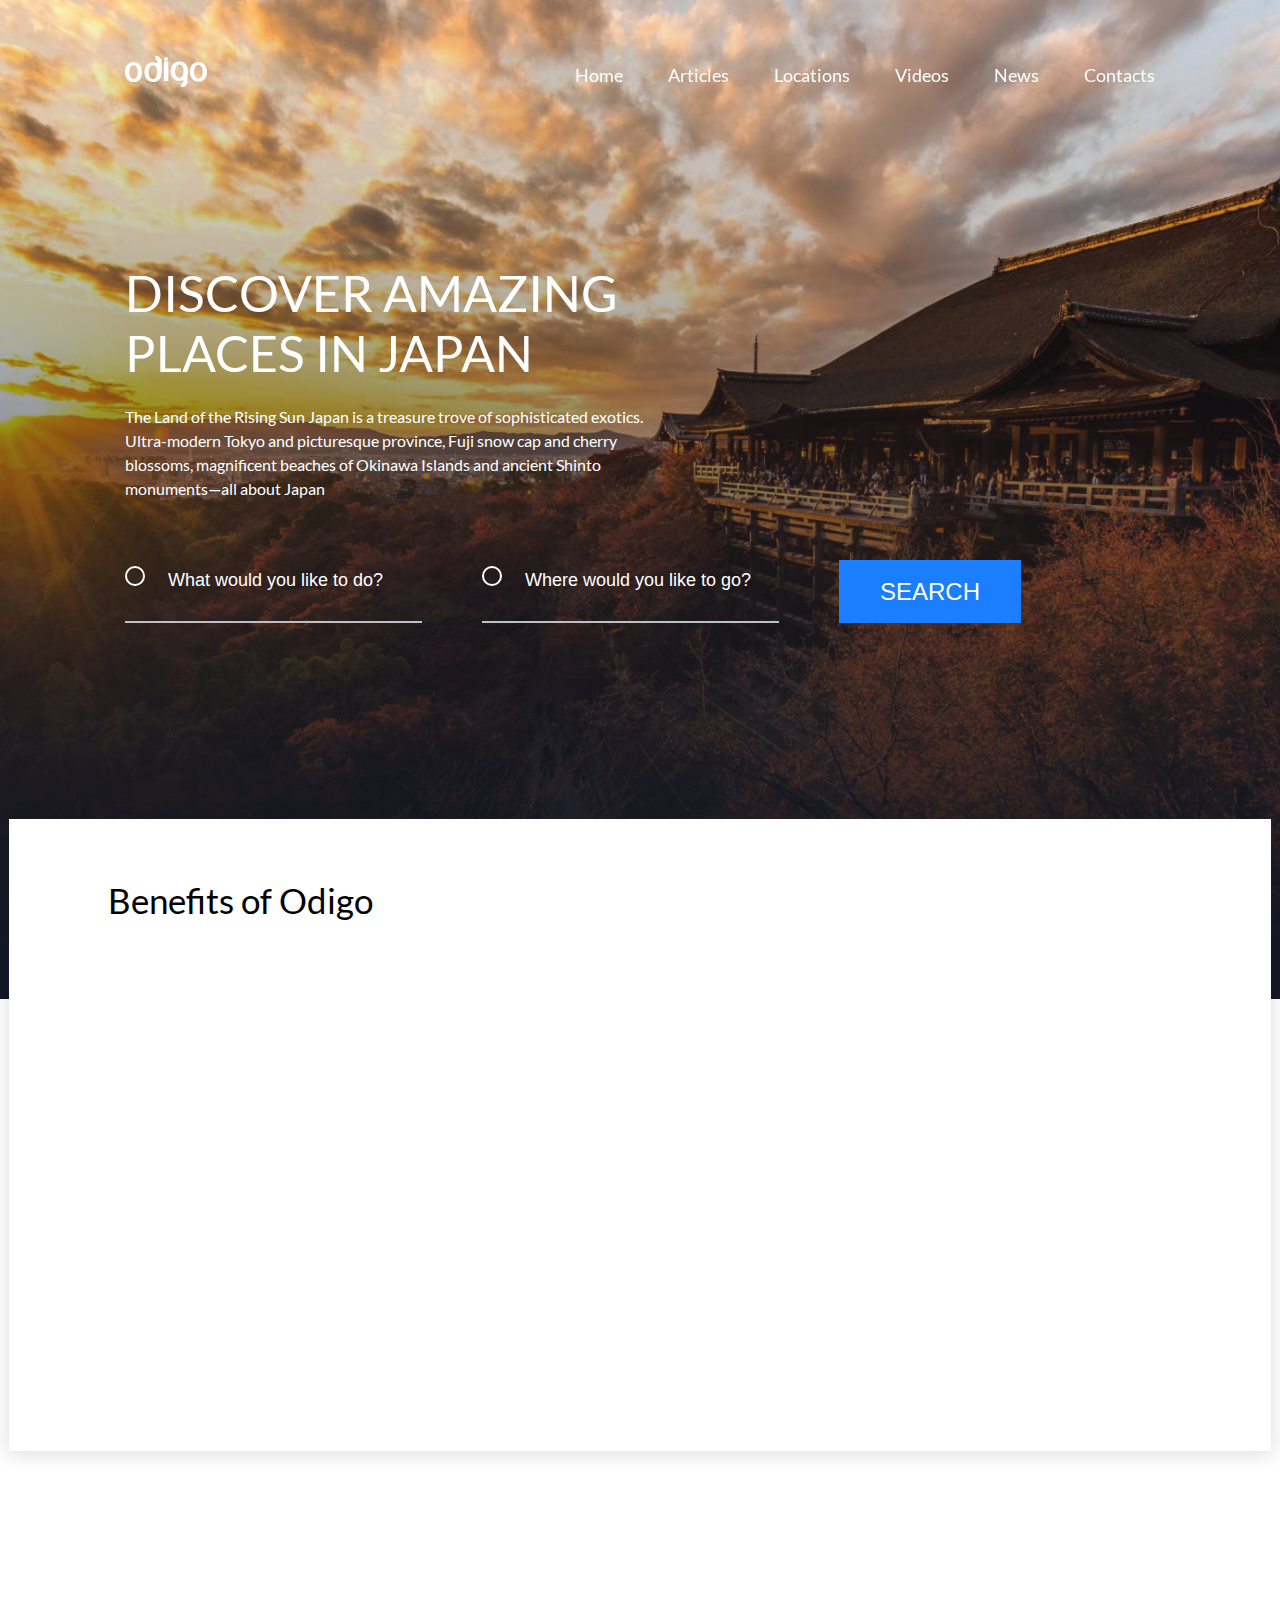
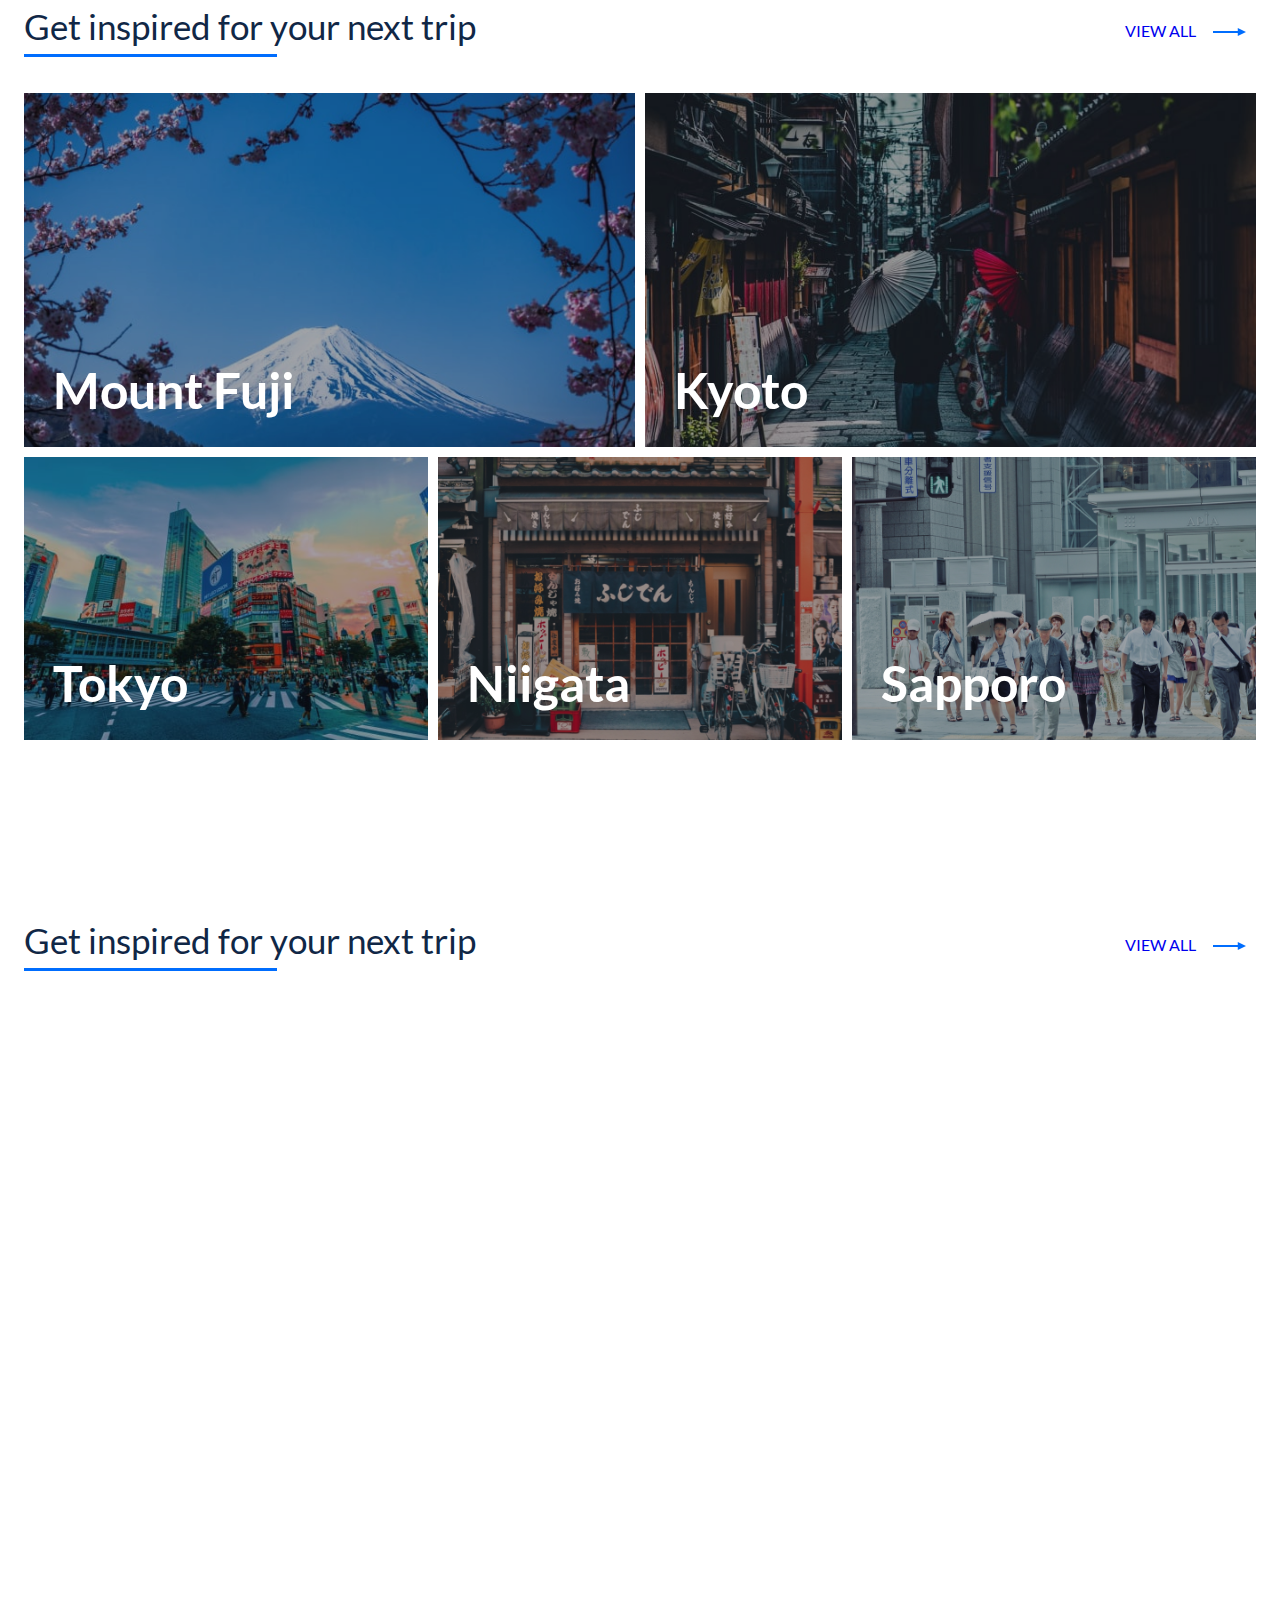
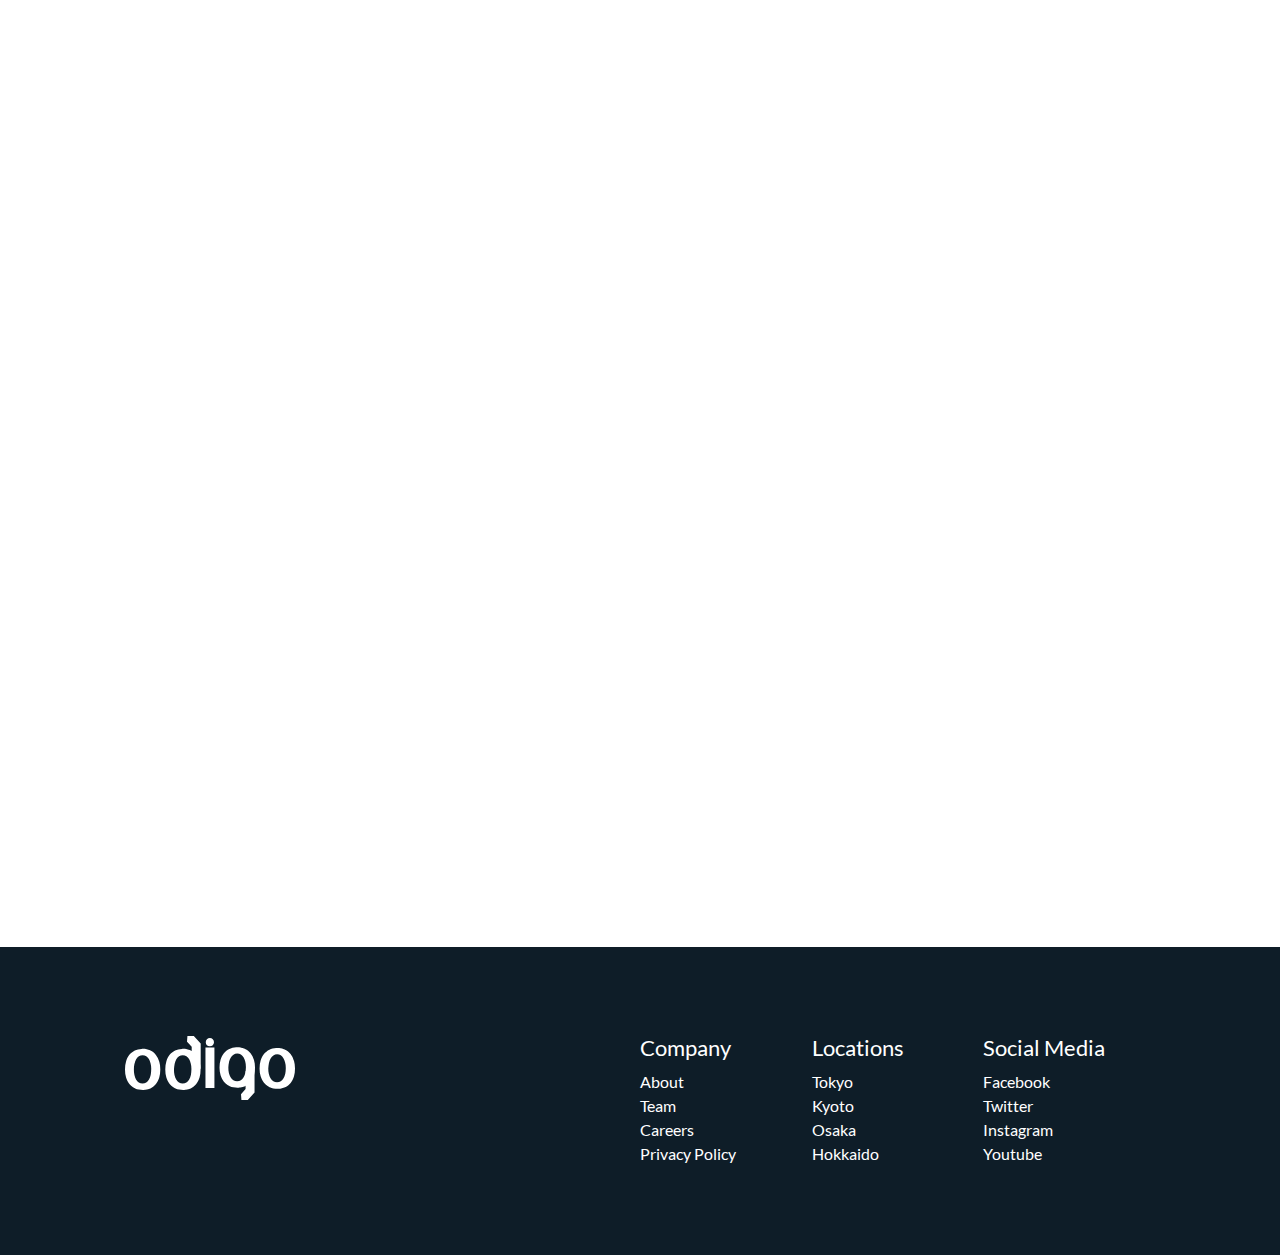
<file: index.html>
<!DOCTYPE html>
<html lang="en">
<head>
  <meta charset="UTF-8">
  <meta http-equiv="X-UA-Compatible" content="IE=edge">
  <meta name="viewport" content="width=device-width, initial-scale=1.0">
  <title>Odigo</title>
  <link rel="stylesheet" type="text/css" href="css/style.css">
  <link href="https://unpkg.com/aos@2.3.1/dist/aos.css" type="text/css" rel="stylesheet">
  <link rel="icon" type="image/png" sizes="32x32" href="img/PNG/favicon-32x32.png">
</head>
<body>
<header id="header" class="header">
  <div class="wrapper">
    <div class="header__wrapper">
      <div class="header__logo">
        <a href="#popup" title="About us" class="header__logo-link">
          <img src="img/svg/odigo-Logo.svg" alt="Odigo" class="header__logo-pig">
        </a>
     </div>
     <nav class="header__nav">
       <ul class="header__list">
        <li class="header__item">
          <a href="index.html" class="header__link">Home</a>
        </li>
         <li class="header__item">
           <a href="articles.html" class="header__link">Articles</a>
         </li>
         <li class="header__item">
           <a href="Locations.html" class="header__link">Locations</a>
         </li>
         <li class="header__item">
           <a href="#videos" class="header__link">Videos</a>
         </li>
         <li class="header__item">
           <a href="news.html" class="header__link">News</a>
         </li>
         <li class="header__item">
          <a href="contacts.html" class="header__link">Contacts</a>
        </li>
       </ul>
       <div class="header__nav-close">
         <span class="header__nav-close-line"></span>
         <span class="header__nav-close-line"></span>
       </div>
     </nav>
     <div class="header__burger burger">
       <span class="burger__line"></span>
       <span class="burger__line"></span>
       <span class="burger__line"></span>
     </div>
    </div>
  </div>
</header>
<main class="main">
  <section class="intro-home">
    <div class="wrapper">
      <h1 class="intro__title">
        Discover Amazing places in Japan
      </h1>
      <p class="intro__subtitle">
        The Land of the Rising Sun Japan is a treasure trove of sophisticated exotics. Ultra-modern Tokyo and picturesque province, Fuji snow cap and cherry blossoms, magnificent beaches of Okinawa Islands and ancient Shinto monuments&mdash;all about Japan      </p>
      <form action="#" class="seach__form">
        <fieldset class="seach-form__wrap">
          <div class="seach-form__info">
            <input type="text" name="user-like-to-do" class="seach-form__field" placeholder="What would you like to do?">
            <input type="text" name="user-like-to-go" class="seach-form__field" placeholder="Where would you like to go?">
            <button type="submit" class="seach-form__submit button">search</button>
          </div>
        </fieldset>
      </form>
    </div>
   </section>
   <section class="benefits">
     <div class="benefits__wrap">
       <h2 class="benefits__title">
         Benefits of Odigo
        </h2>
        <div class="benefits__row">
          <div class="benefits__card" data-aos="zoom-in"
          data-aos-duration="1000"
          data-aos-easing="ease-out">
            <div class="benefits__card-pic">
              <img src="img/svg/chirch-icon.svg" alt="Welcome to Odigo!" title="Odigo" class="benefits__card-pic-icon">
            </div>
            <h3 class="benefits__card-title">
              Welcome to Odigo!
            </h3>
            <p class="benefits__card-text">
              Oligo is involved in a broad range of activities both domestically and worldwide, to encourage international tourists from all over the world to visit Japan            </p>
            <a href="#" class="benefits_card-more more-cursor">
              LEARN MORE
            </a>
          </div>
          <div class="benefits__card" data-aos="zoom-in"
          data-aos-duration="1000"
          data-aos-delay="200"
          data-aos-easing="ease-out">
            <div class="benefits__card-pic">
              <img src="img/svg/man-icon.svg" alt="Your Personal Japan Guide" title="Guide" class="benefits__card-pic-icon">
            </div>
            <h3 class="benefits__card-title">
              Your Personal Japan Guide
            </h3>
            <p class="benefits__card-text">
              Oligo maintains 22&nbsp;offices in key cities around the world, through which a wide range of tourism-related promotions are carried out. Publication of tourism statistics and market reports
            </p>
            <a href="#" class="benefits_card-more more-cursor">
              LEARN MORE
            </a>
          </div>
          <div class="benefits__card" data-aos="zoom-in"
          data-aos-duration="1000"
          data-aos-delay="400"
          data-aos-easing="ease-out">
            <div class="benefits__card-pic">
              <img src="img/svg/house-icon.svg" alt="Promoting Local Businesses" title="Promoting" class="benefits__card-pic-icon">
            </div>
            <h3 class="benefits__card-title">
              Promoting Local Businesses
            </h3>
            <p class="benefits__card-text">
              Each overseas office is responsible for promoting travel and tourism to Japan; one of the most important functions is to help the travel industry encourage their clients to visit Japan.            </p>
            <a href="#" class="benefits_card-more more-cursor">
              LEARN MORE
            </a>
          </div>
        </div>
     </div>
   </section>
   <!--*Places start*/-->
   <section class="places">
     <div class="wrapper-full">
       <div class="places__caption">
        <h2 class="places-title section-title">
          Get inspired for your next trip
        </h2>
        <a href="#" class="places__view more-cursor">VIEW ALL</a>
       </div>

       <div class="places__cards">
         <div class="places__card places__card2">
           <figure>
            <img src="img/place1.jpg" alt="Mount Fuji" title="Fuji" class="places__card-pic places__card-lg">
            <figcaption class="places__card-title">
             Mount Fuji
            </figcaption>
           </figure>
           <a href="#" title="All about Mount Fuji" class="places__card-link"></a>
         </div>

         <div class="places__card places__card2">
           <figure>
            <img src="img/place2.jpg" alt="Kyoto" title="Kyoto"  class="places__card-pic places__card-lg">
            <figcaption class="places__card-title">
             Kyoto
            </figcaption>
           </figure>
           <a href="#" title="All about Kyoto" class="places__card-link"></a>
        </div>
       </div>
       <div class="places__cards">
        <div class="places__card places__card3">
          <figure>
            <img src="img/place3.jpg" alt="Tokyo" title="Tokyo"  class="places__card-pic places__card-sm">
            <figcaption class="places__card-title">
             Tokyo
            </figcaption>
          </figure>
           <a href="#" title="All about Tokyo" class="places__card-link"></a>
        </div>

        <div class="places__card places__card3">
          <figure>
            <img src="img/place4.jpg" alt="Niigata" title="Niigata"  class="places__card-pic places__card-sm">
            <figcaption class="places__card-title">
              Niigata
            </figcaption>
          </figure>
          <a href="#" title="All about Niigata" class="places__card-link"></a>
       </div>

       <div class="places__card places__card3">
         <figure>
          <img src="img/place5.jpg" alt="Sapporo" title="Sapporo" class="places__card-pic places__card-sm">
          <figcaption class="places__card-title">
           Sapporo
          </figcaption>
        </figure>
         <a href="#" title="All about Sapporo" class="places__card-link"></a>
      </div>
      </div>
     </div>
   </section>


<!-- TOURS start-->

   <section class="tours">
     <div class="wrapper-full">
      <div class="tours__caption">
        <h2 class="tours-title section-title">
          Get inspired for your next trip
        </h2>
        <a href="articles.html" class="tours__view more-cursor">VIEW ALL</a>
       </div>
       <div class="tours-tour tour">
        <div class="tour__pic" data-aos="flip-left"
        data-aos-easing="ease-out-cubic"
        data-aos-duration="2000">
          <img src="img/tour1.jpg" alt="Tottori" title="Tottori" class="tour__thumb">
        </div>
        <div class="tour__info tour__info-first" data-aos="fade-left" data-aos-duration="2000">
          <h3 class="tour__title">
          Prefecture in Focus: Tottori
          </h3>
          <p class="tour__desc">
          Situated on the Sea of Japan coast, Tottori is a delightfully unspoiled prefecture where traditional crafts and customs continue to be practiced in their original form. Mt Daisen and Mt Mitoku have been sacred centers of ascetic training for centuries and still make for exciting hikes today.
        </p>
          <a href="#" class="tour__more more-cursor">VIEW PREFECTURE</a>
        </div>
      </div>
      <div class="tours-tour tour">
        <div class="tour__info" data-aos="fade-right" data-aos-duration="2000">
        <h3 class="tour__title">
          Featured Neighborhood: Kyoto&rsquo;s Arashiyama
        </h3>
        <p class="tour__desc">
          The Sagano and Arashiyama districts are located in the western part of Kyoto, and are the city&rsquo;s second most popular area for sightseeing. In the eighth century, aristocrats often came to this area of rice fields and bamboo woods to enjoy the colored leaves or to go boating.
        </p>
        <a href="#" class="tour__more more-cursor">VIEW NEIGHBORHOOD</a>
        </div>
        <div class="tour__pic" data-aos="flip-left"
        data-aos-easing="ease-out-cubic"
        data-aos-duration="2000">
        <img src="img/tour2.jpg" alt="Kyoto&rsquo;s Arashiyama" title="Arashiyama" class="tour__thumb">
      </div>
      </div>
     </div>
   </section>



<!-- video-->
<div class="videos" id="videos">
  <div class="videos__wrapper">
    <div class="videos_item"></div>
    <iframe class="videos_elevent" src="https://www.youtube.com/embed/zDp2ttNL6TY" title="YouTube video player" allow="accelerometer; autoplay; clipboard-write; encrypted-media; gyroscope; picture-in-picture" allowfullscreen></iframe>
  </div>
</div>
</main>

<!-- popup-->
<div id="popup" class="popup">
  <a href="#header" class="popup__all"></a>
  <div class="popup__body">
    <div class="popup__content">
      <a href="#header" class="popup__close">X</a>
      <h3 class="popup__title">
        About ODIGO
      </h3>
      <h4>
        What is ODIGO ?
      </h4>
      <p>
        Official Name: ODIGO <br>
        Established: 1988 <br>
        Purpose: Committed to the development of international tourism exchanges <br>
        Headquarters: 1-6-4, Yotsuya, Shinjuku-ku, Tokyo 160-0004.
      </p>
      <h4>
        Activities
      </h4>
      <p>
        ODIGO is involved in a broad range of activities both domestically and worldwide, to encourage international tourists from all over the world to visit Japan.
      </p>
      <h4>
        Our activities include
      </h4>
      <p>
        1) Promotion of Japanese tourism <br>
        2) Operation of the Tourist Information Center in Japan for international visitors <br>
        3) Administration of Guide-interpreter examinations <br>
        4) Publication of tourism statistics and market reports <br>
        5) Providing support for international conventions and incentive events
      </p>
    </div>
  </div>
</div>

<!-- footer-->
<footer class="footer">
<div class="wrapper">
  <div class="footer__item">
    <div class="footer__logo">
      <a href="#" title="Go to home page" class="footer__logo-link">
        <img src="img/svg/odigo-Logo-foot.svg" alt="Odigo">
      </a>
    </div>
    <div class="footer__nav">
      <ul class="footer__menu">
        <li class="footer__menu-item">
          <h3 class="footer__menu-title">Company</h3>
        </li>
        <li class="footer__menu-item">
          <a href="#" class="footer__menu-link">About </a>
        </li>
        <li class="footer__menu-item">
          <a href="#" class="footer__menu-link">Team </a>
        </li>
        <li class="footer__menu-item">
          <a href="#" class="footer__menu-link">Careers </a>
        </li>
        <li class="footer__menu-item">
          <a href="#" class="footer__menu-link">Privacy Policy </a>
        </li>
      </ul>
      <ul class="footer__menu">
        <li class="footer__menu-item">
          <h3 class="footer__menu-title">Locations</h3>
        </li>
        <li class="footer__menu-item">
          <a href="#" class="footer__menu-link">Tokyo</a>
        </li>
        <li class="footer__menu-item">
          <a href="#" class="footer__menu-link">Kyoto</a>
        </li>
        <li class="footer__menu-item">
          <a href="#" class="footer__menu-link">Osaka</a>
        </li>
        <li class="footer__menu-item">
          <a href="#" class="footer__menu-link">Hokkaido</a>
        </li>
      </ul>
      <ul class="footer__menu">
        <li class="footer__menu-item">
          <h3 class="footer__menu-title">Social Media</h3>
        </li>
        <li class="footer__menu-item">
          <a href="#" class="footer__menu-link">Facebook </a>
        </li>
        <li class="footer__menu-item">
          <a href="#" class="footer__menu-link">Twitter </a>
        </li>
        <li class="footer__menu-item">
          <a href="#" class="footer__menu-link">Instagram </a>
        </li>
        <li class="footer__menu-item">
          <a href="#" class="footer__menu-link">Youtube </a>
        </li>
      </ul>
    </div>
  </div>
</div>
</footer>

<script src="js/main.js"></script>
<script src="https://unpkg.com/aos@2.3.1/dist/aos.js"></script>
<script>
  AOS.init({
  disable: "mobile"
});
</script>

</body>
</html>
</file>
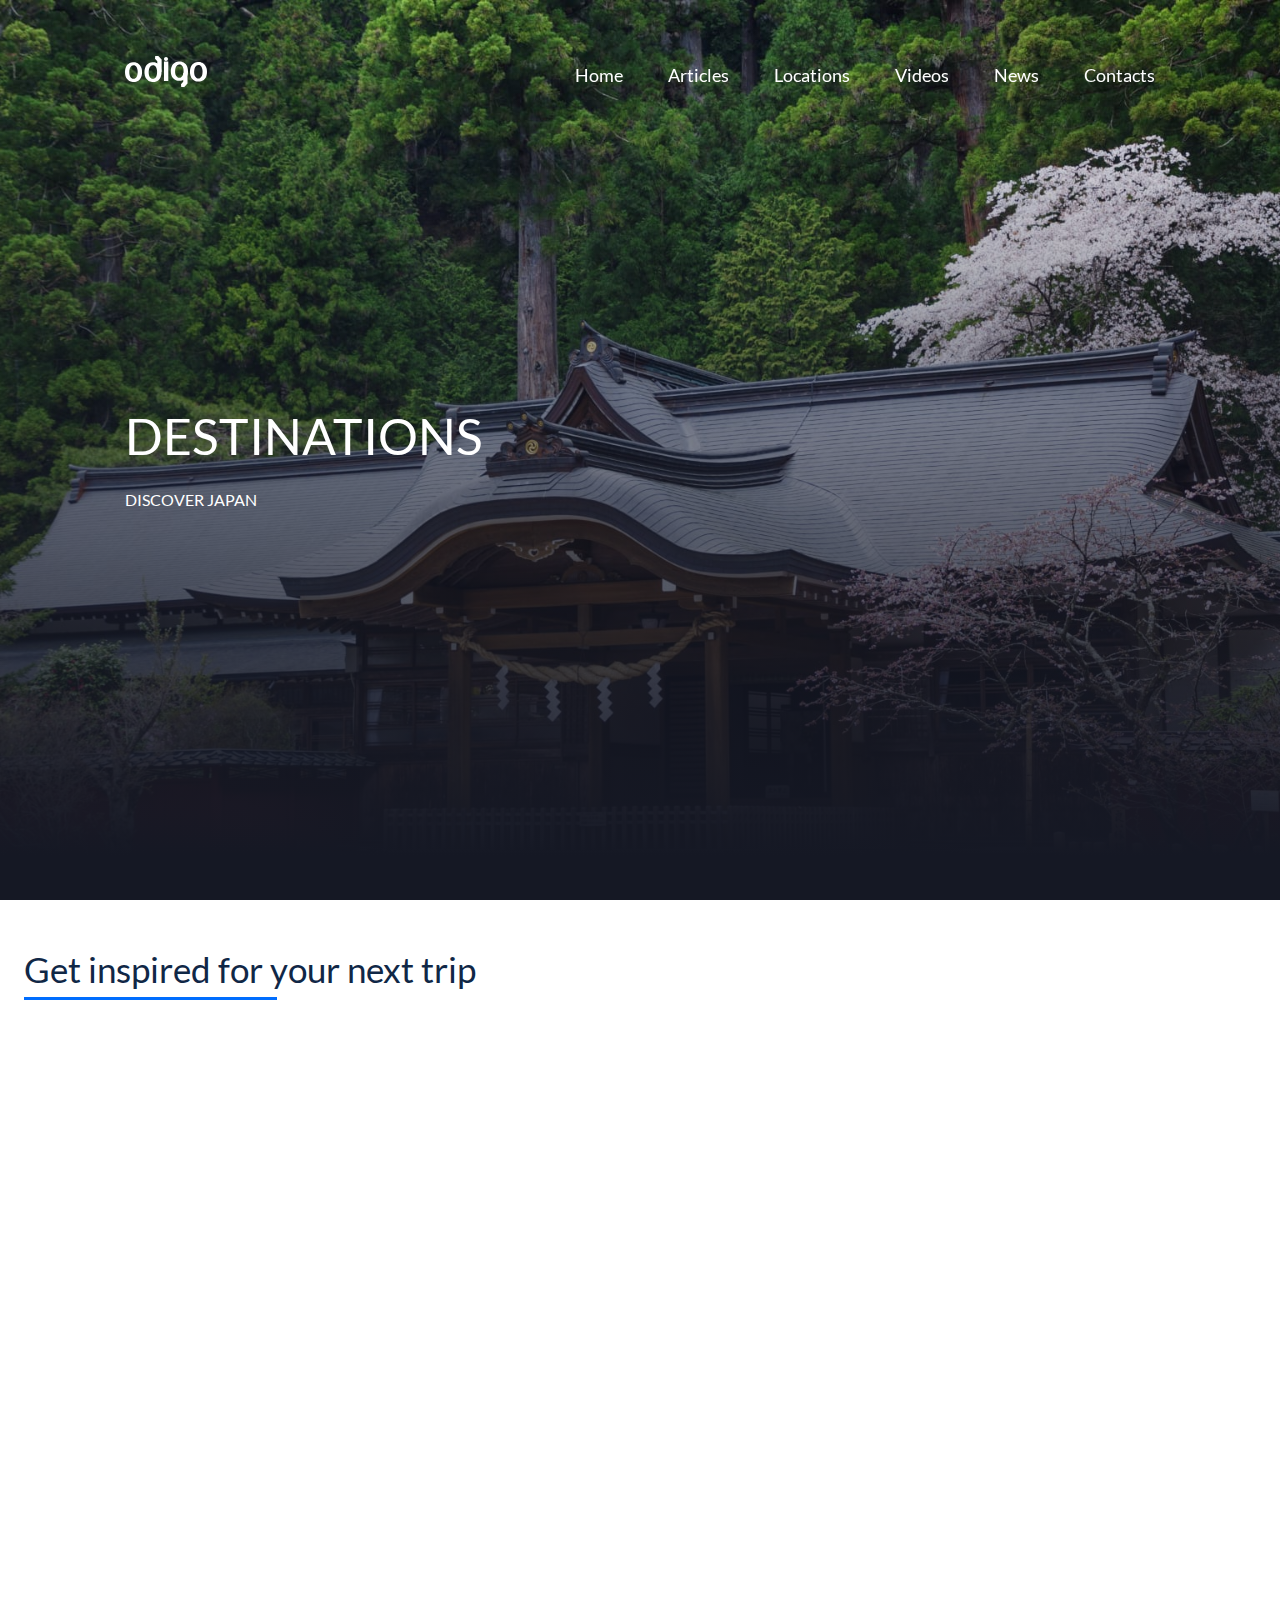
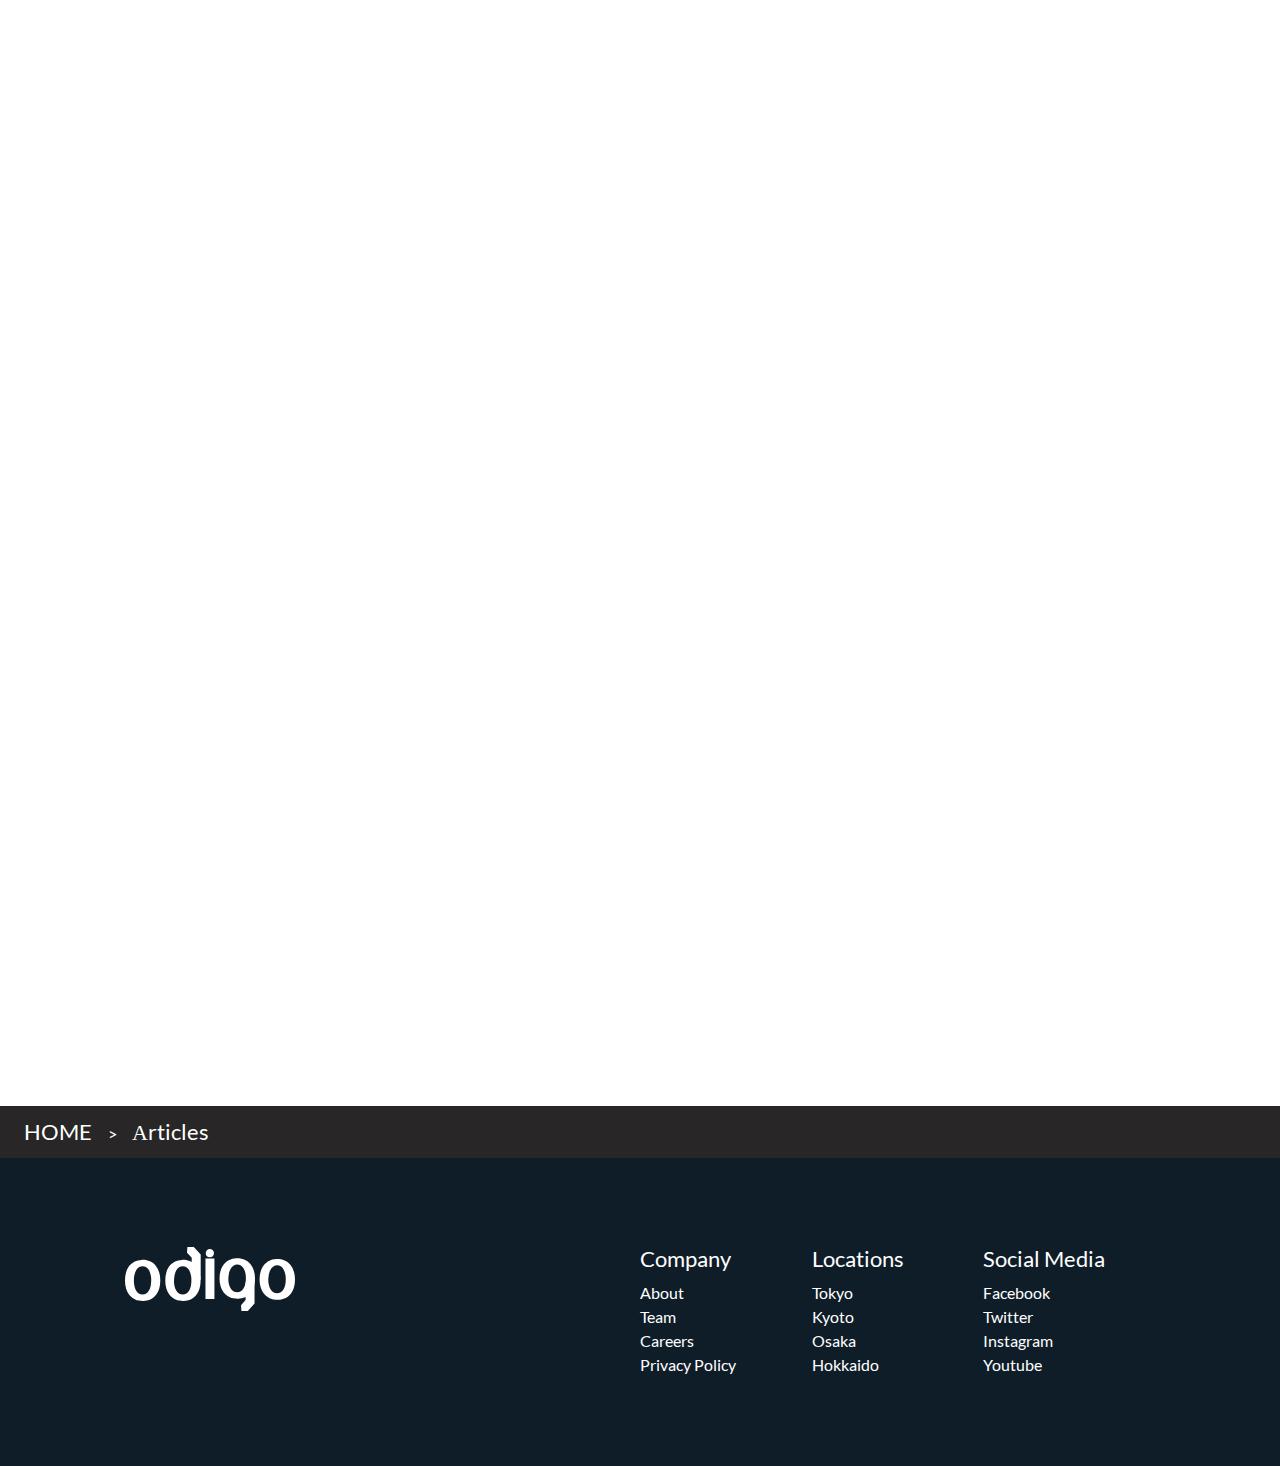
<file: articles.html>
<!DOCTYPE html>
<html lang="en">
<head>
  <meta charset="UTF-8">
  <meta http-equiv="X-UA-Compatible" content="IE=edge">
  <meta name="viewport" content="width=device-width, initial-scale=1.0">
  <title>Аrticles | Odigo</title>
  <link rel="stylesheet" type="text/css" href="css/style.css">
  <link href="https://unpkg.com/aos@2.3.1/dist/aos.css" type="text/css" rel="stylesheet">
  <link rel="icon" type="image/png" sizes="32x32" href="img/PNG/favicon-32x32.png">
</head>
<body>
  <header id="header" class="header">
    <div class="wrapper">
      <div class="header__wrapper">
        <div class="header__logo">
          <a href="#popup" title="About us" class="header__logo-link">
            <img src="img/svg/odigo-Logo.svg" alt="Odigo" class="header__logo-pig">
          </a>
       </div>
       <nav class="header__nav">
         <ul class="header__list">
          <li class="header__item">
            <a href="index.html" class="header__link">Home</a>
          </li>
           <li class="header__item">
             <a href="articles.html" class="header__link">Articles</a>
           </li>
           <li class="header__item">
             <a href="Locations.html" class="header__link">Locations</a>
           </li>
           <li class="header__item">
             <a href="index.html#videos" class="header__link">Videos</a>
           </li>
           <li class="header__item">
             <a href="news.html" class="header__link">News</a>
           </li>
           <li class="header__item">
            <a href="contacts.html" class="header__link">Contacts</a>
          </li>
         </ul>
         <div class="header__nav-close">
           <span class="header__nav-close-line"></span>
           <span class="header__nav-close-line"></span>
         </div>
       </nav>
       <div class="header__burger burger">
         <span class="burger__line"></span>
         <span class="burger__line"></span>
         <span class="burger__line"></span>
       </div>
      </div>
    </div>
  </header>
<main class="main">
  <section class="intro intro2">
    <div class="wrapper">
      <h1 class="intro__title">
        DESTINATIONS
      </h1>
      <p class="intro__subtitle intro__subtitle-full">
        DISCOVER JAPAN
      </p>
     </div>
   </section>

<!-- TOURS start-->

   <section class="tours">
     <div class="wrapper-full">
      <div class="tours__caption">
        <h2 class="tours-title section-title">
          Get inspired for your next trip
        </h2>
      </div>
      <div class="tours-tour tour">
        <div class="tour__pic" data-aos="flip-left"
        data-aos-easing="ease-out-cubic"
        data-aos-duration="2000">
          <img src="img/tour1.jpg" alt="Tottori" title="Tottori" class="tour__thumb">
        </div>
        <div class="tour__info tour__info-first" data-aos="fade-left" data-aos-duration="2000">
          <h3 class="tour__title">
          Prefecture in Focus: Tottori
          </h3>
          <p class="tour__desc">
          Situated on the Sea of Japan coast, Tottori is a delightfully unspoiled prefecture where traditional crafts and customs continue to be practiced in their original form. Mt Daisen and Mt Mitoku have been sacred centers of ascetic training for centuries and still make for exciting hikes today.
          </p>
          <a href="#" class="tour__more more-cursor">VIEW PREFECTURE</a>
        </div>
      </div>
      <div class="tours-tour tour">
        <div class="tour__info" data-aos="fade-right" data-aos-duration="2000">
        <h3 class="tour__title">
          Featured Neighborhood: Kyoto&rsquo;s Arashiyama
        </h3>
        <p class="tour__desc">
          The Sagano and Arashiyama districts are located in the western part of Kyoto, and are the city&rsquo;s second most popular area for sightseeing. In the eighth century, aristocrats often came to this area of rice fields and bamboo woods to enjoy the colored leaves or to go boating.
        </p>
        <a href="#" class="tour__more more-cursor">VIEW NEIGHBORHOOD</a>
        </div>
        <div class="tour__pic" data-aos="flip-right"
        data-aos-easing="ease-out-cubic"
        data-aos-duration="2000">
          <img src="img/tour2.jpg" alt="Kyoto&rsquo;s Arashiyama" title="Arashiyama" class="tour__thumb">
        </div>
      </div>
      <div class="tours-tour tour">
        <div class="tour__pic" data-aos="flip-left"
        data-aos-easing="ease-out-cubic"
        data-aos-duration="2000">
          <img src="img/tour3.jpg" alt="Ohara" title="Ohara" class="tour__thumb">
        </div>
        <div class="tour__info tour__info-first" data-aos="fade-left" data-aos-duration="2000">
          <h3 class="tour__title">
            Far from the madding crowds: Ohara
          </h3>
          <p class="tour__desc">
            Escape to the beautiful mountain town of Ohara, a rural town in the mountains of northern Kyoto. In addition to its wonderful temples, it is a popular spot for autumn leaves, which burst into color about one week earlier than the rest of Kyoto, and for cherry blossoms and azaleas in the spring.          </p>
          <a href="#" class="tour__more more-cursor">VIEW TOWN </a>
        </div>
      </div>
      <div class="tours-tour tour">
        <div class="tour__info" data-aos="fade-right" data-aos-duration="2000">
        <h3 class="tour__title">
          The birthplace of reiki: Kurama
        </h3>
        <p class="tour__desc">
          Mt. Kurama is easily one of the best day trips outside of Kyoto. Magical temples, a mystical history, lush cedar forests, an outdoor onsen and an easy day hike are all at your fingertips.        </p>
        <a href="#" class="tour__more more-cursor">VIEW MOUNT</a>
        </div>
        <div class="tour__pic" data-aos="flip-right"
        data-aos-easing="ease-out-cubic"
        data-aos-duration="2000">
          <img src="img/tour4.jpg" alt="Mt. Kurama" title="Kurama" class="tour__thumb">
        </div>
      </div>
     </div>
   </section>
</main>

<!-- breadcrumb-->
<div class="breadcrumb">
  <div class="wrapper-full">
    <ul class="breadcrumb__list">
      <li class="breadcrumbs__item">
        <a href="index.html" class="breadcrumbs__link">
          HOME
        </a>
      </li>
      <li class="breadcrumbs__item">
        <span class="breadcrumbs__link">
          Аrticles
        </span>
      </li>
    </ul>

  </div>
</div>

<!-- popup-->
<div id="popup" class="popup">
  <a href="#header" class="popup__all"></a>
  <div class="popup__body">
    <div class="popup__content">
      <a href="#header" class="popup__close">X</a>
      <h3 class="popup__title">
        About ODIGO
      </h3>
      <h4>
        What is ODIGO ?
      </h4>
      <p>
        Official Name: ODIGO <br>
        Established: 1988 <br>
        Purpose: Committed to the development of international tourism exchanges <br>
        Headquarters: 1-6-4, Yotsuya, Shinjuku-ku, Tokyo 160-0004.
      </p>
      <h4>
        Activities
      </h4>
      <p>
        ODIGO is involved in a broad range of activities both domestically and worldwide, to encourage international tourists from all over the world to visit Japan.
      </p>
      <h4>
        Our activities include
      </h4>
      <p>
        1) Promotion of Japanese tourism <br>
        2) Operation of the Tourist Information Center in Japan for international visitors <br>
        3) Administration of Guide-interpreter examinations <br>
        4) Publication of tourism statistics and market reports <br>
        5) Providing support for international conventions and incentive events
      </p>
    </div>
  </div>
</div>

<!-- footer-->
<footer class="footer">
  <div class="wrapper">
    <div class="footer__item">
      <div class="footer__logo">
        <a href="#" title="Go to home page" class="footer__logo-link">
          <img src="img/svg/odigo-Logo-foot.svg" alt="Odigo">
        </a>
      </div>
      <div class="footer__nav">
        <ul class="footer__menu">
          <li class="footer__menu-item">
            <h3 class="footer__menu-title">Company</h3>
          </li>
          <li class="footer__menu-item">
            <a href="#" class="footer__menu-link">About </a>
          </li>
          <li class="footer__menu-item">
            <a href="#" class="footer__menu-link">Team </a>
          </li>
          <li class="footer__menu-item">
            <a href="#" class="footer__menu-link">Careers </a>
          </li>
          <li class="footer__menu-item">
            <a href="#" class="footer__menu-link">Privacy Policy </a>
          </li>
        </ul>
        <ul class="footer__menu">
          <li class="footer__menu-item">
            <h3 class="footer__menu-title">Locations</h3>
          </li>
          <li class="footer__menu-item">
            <a href="#" class="footer__menu-link">Tokyo</a>
          </li>
          <li class="footer__menu-item">
            <a href="#" class="footer__menu-link">Kyoto</a>
          </li>
          <li class="footer__menu-item">
            <a href="#" class="footer__menu-link">Osaka</a>
          </li>
          <li class="footer__menu-item">
            <a href="#" class="footer__menu-link">Hokkaido</a>
          </li>
        </ul>
        <ul class="footer__menu">
          <li class="footer__menu-item">
            <h3 class="footer__menu-title">Social Media</h3>
          </li>
          <li class="footer__menu-item">
            <a href="#" class="footer__menu-link">Facebook </a>
          </li>
          <li class="footer__menu-item">
            <a href="#" class="footer__menu-link">Twitter </a>
          </li>
          <li class="footer__menu-item">
            <a href="#" class="footer__menu-link">Instagram </a>
          </li>
          <li class="footer__menu-item">
            <a href="#" class="footer__menu-link">Youtube </a>
          </li>
        </ul>
      </div>
    </div>
  </div>
  </footer>

<script src="js/main.js"></script>
<script src="https://unpkg.com/aos@2.3.1/dist/aos.js"></script>
<script>
  AOS.init({
  disable: "mobile"
});
</script>

</body>
</html>
</file>
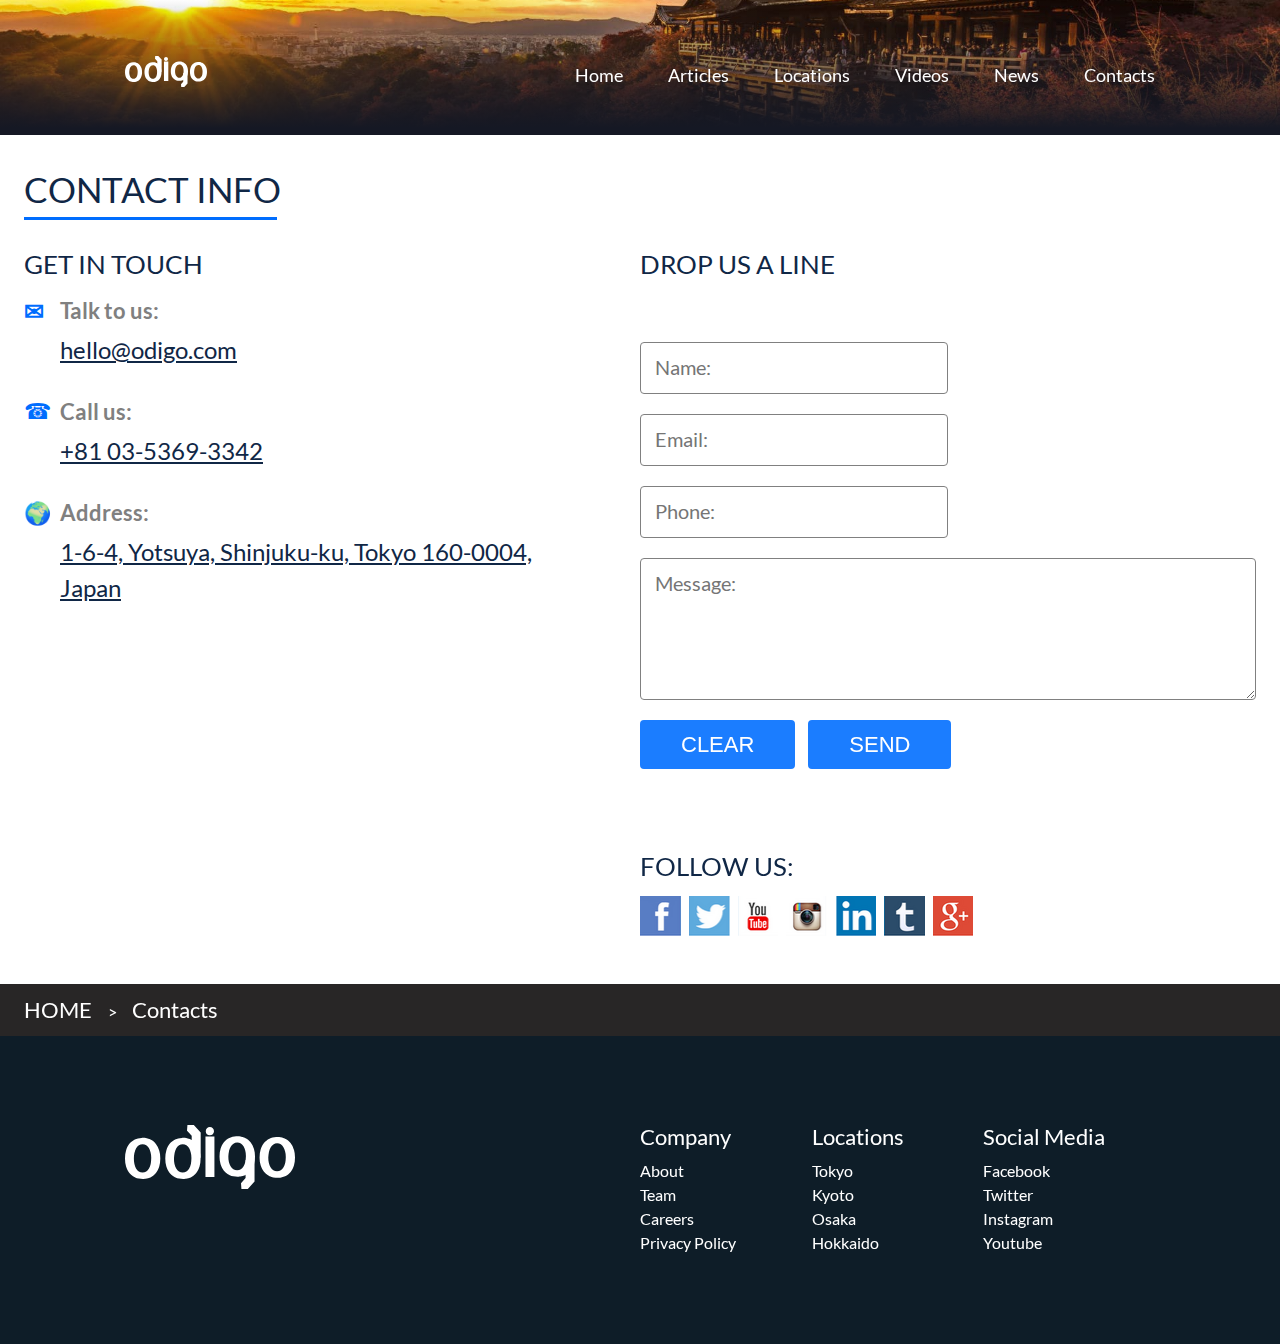
<file: contacts.html>
<!DOCTYPE html>
<html lang="en">
<head>
  <meta charset="UTF-8">
  <meta http-equiv="X-UA-Compatible" content="IE=edge">
  <meta name="viewport" content="width=device-width, initial-scale=1.0">
  <title>Contacts | Odigo</title>
  <link rel="stylesheet" type="text/css" href="css/style.css">
  <link rel="icon" type="image/png" sizes="32x32" href="img/PNG/favicon-32x32.png">
</head>
<body>
  <header id="header" class="header">
    <div class="wrapper">
      <div class="header__wrapper">
        <div class="header__logo">
          <a href="#popup" title="About us" class="header__logo-link">
            <img src="img/svg/odigo-Logo.svg" alt="Odigo" class="header__logo-pig">
          </a>
       </div>
       <nav class="header__nav">
         <ul class="header__list">
          <li class="header__item">
            <a href="index.html" class="header__link">Home</a>
          </li>
           <li class="header__item">
             <a href="articles.html" class="header__link">Articles</a>
           </li>
           <li class="header__item">
             <a href="Locations.html" class="header__link">Locations</a>
           </li>
           <li class="header__item">
            <a href="index.html#videos" class="header__link">Videos</a>
           </li>
           <li class="header__item">
             <a href="news.html" class="header__link">News</a>
           </li>
           <li class="header__item">
            <a href="contacts.html" class="header__link">Contacts</a>
          </li>
         </ul>
         <div class="header__nav-close">
           <span class="header__nav-close-line"></span>
           <span class="header__nav-close-line"></span>
         </div>
       </nav>
       <div class="header__burger burger">
         <span class="burger__line"></span>
         <span class="burger__line"></span>
         <span class="burger__line"></span>
       </div>
      </div>
    </div>
  </header>
<main class="main">
  <div class="intro intro5">
    <div class="wrapper">
    </div>
  </div>

   <!--contact style start-->

   <section class="contacts-container">
    <div class="wrapper-full">
      <h2 class="contacts-title section-title">
        CONTACT INFO
      </h2>
      <div class="contacts-wrapper">
        <article class="contact">
          <h3 class="contact__title">
            GET IN TOUCH
          </h3>
          <ul class="contact__list">
            <li class="contact__item contact__item-mail">
              <p class="contact__item-list">
                Talk to us:
              </p>
              <a href="mailto:hello@odigo.com" class="contact__item-link">
                hello@odigo.com
              </a>
            </li>
            <li class="contact__item contact__item-tel">
              <p class="contact__item-list">
                Call us:
              </p>
              <a href="tel:+810353693342" class="contact__item-link">
                +81 03-5369-3342
              </a>
            </li>
            <li class="contact__item contact__item-address">
              <p class="contact__item-list">
                Address:
              </p>
              <a href="#" class="contact__item-link">
                1-6-4, Yotsuya, Shinjuku-ku, Tokyo 160-0004, Japan
              </a>
            </li>
          </ul>
          <iframe src="https://www.google.com/maps/embed?pb=!1m18!1m12!1m3!1d1620.2939730935316!2d139.7284743666492!3d35.68714673642823!2m3!1f0!2f0!3f0!3m2!1i1024!2i768!4f13.1!3m3!1m2!1s0x60188d50d47d31a1%3A0xa6f950e64be8030e!2z0K_Qv9C-0L3QuNGPLCDjgJIxNjAtMDAwNCBUb2t5bywgU2hpbmp1a3UgQ2l0eSwgWW90c3V5YSwgMS1jaMWNbWXiiJLvvJbiiJI0!5e0!3m2!1sru!2sby!4v1641226226566!5m2!1sru!2sby"  style="border:0;" allowfullscreen="" loading="lazy"></iframe>

        </article>
        <article class="questions">
          <h3 class="contact__title">DROP US A LINE</h3>
          <form class="questions-form js-form" action="#" method="get" name="INFO" onsubmit="return validate()" >
            <fieldset>
              <input id="userName" class="questions-form__text input js-input" type="text" name="name" placeholder="Name:">
              <input class="questions-form__text input js-input js-input-email" type="text" name="email" placeholder="Email:">
              <input class="questions-form__text input js-input js-input-phone" type="text" name="phone" placeholder="Phone:">
              <textarea class="questions-form__textarea input js-input" name="message" placeholder="Message:"></textarea>
              <div class="buttons">
                <button type="reset" class="questions__button button">clear</button>
                <button type="submit"  class="questions__button button">send</button>
              </div>
            </fieldset>
          </form>
          <div class="questions__follow">
            <h3 class="contact__title">
              FOLLOW US:
            </h3>
            <div class="questions__follow-list">
              <a href="#" class="follow-link follow-facebook" target="_blank"></a>
              <a href="#" class="follow-link follow-twitter" target="_blank"></a>
              <a href="#" class="follow-link follow-youtube" target="_blank"></a>
              <a href="#" class="follow-link follow-instagram" target="_blank"></a>
              <a href="#" class="follow-link follow-linkedin" target="_blank"></a>
              <a href="#" class="follow-link follow-tumblr" target="_blank"></a>
              <a href="#" class="follow-link follow-google" target="_blank"></a>
            </div>
          </div>
        </article>
      </div>
    </div>
  </section>
</main>

<!-- breadcrumb-->

<div class="breadcrumb">
  <div class="wrapper-full">
    <ul class="breadcrumb__list">
      <li class="breadcrumbs__item">
        <a href="index.html" class="breadcrumbs__link">
          HOME
        </a>
      </li>
      <li class="breadcrumbs__item">
        <span class="breadcrumbs__link">
          Contacts
        </span>
      </li>
    </ul>
  </div>
</div>

<!-- popup-->
<div id="popup" class="popup">
  <a href="#header" class="popup__all"></a>
  <div class="popup__body">
    <div class="popup__content">
      <a href="#header" class="popup__close">X</a>
      <h3 class="popup__title">
        About ODIGO
      </h3>
      <h4>
        What is ODIGO ?
      </h4>
      <p>
        Official Name: ODIGO <br>
        Established: 1988 <br>
        Purpose: Committed to the development of international tourism exchanges <br>
        Headquarters: 1-6-4, Yotsuya, Shinjuku-ku, Tokyo 160-0004.
      </p>
      <h4>
        Activities
      </h4>
      <p>
        ODIGO is involved in a broad range of activities both domestically and worldwide, to encourage international tourists from all over the world to visit Japan.
      </p>
      <h4>
        Our activities include
      </h4>
      <p>
        1) Promotion of Japanese tourism <br>
        2) Operation of the Tourist Information Center in Japan for international visitors <br>
        3) Administration of Guide-interpreter examinations <br>
        4) Publication of tourism statistics and market reports <br>
        5) Providing support for international conventions and incentive events
      </p>
    </div>
  </div>
</div>

<!-- footer-->

<footer class="footer">
  <div class="wrapper">
    <div class="footer__item">
      <div class="footer__logo">
        <a href="#" title="Go to home page" class="footer__logo-link">
          <img src="img/svg/odigo-Logo-foot.svg" alt="Odigo">
        </a>
      </div>
      <div class="footer__nav">
        <ul class="footer__menu">
          <li class="footer__menu-item">
            <h3 class="footer__menu-title">Company</h3>
          </li>
          <li class="footer__menu-item">
            <a href="#" class="footer__menu-link">About </a>
          </li>
          <li class="footer__menu-item">
            <a href="#" class="footer__menu-link">Team </a>
          </li>
          <li class="footer__menu-item">
            <a href="#" class="footer__menu-link">Careers </a>
          </li>
          <li class="footer__menu-item">
            <a href="#" class="footer__menu-link">Privacy Policy </a>
          </li>
        </ul>
        <ul class="footer__menu">
          <li class="footer__menu-item">
            <h3 class="footer__menu-title">Locations</h3>
          </li>
          <li class="footer__menu-item">
            <a href="#" class="footer__menu-link">Tokyo</a>
          </li>
          <li class="footer__menu-item">
            <a href="#" class="footer__menu-link">Kyoto</a>
          </li>
          <li class="footer__menu-item">
            <a href="#" class="footer__menu-link">Osaka</a>
          </li>
          <li class="footer__menu-item">
            <a href="#" class="footer__menu-link">Hokkaido</a>
          </li>
        </ul>
        <ul class="footer__menu">
          <li class="footer__menu-item">
            <h3 class="footer__menu-title">Social Media</h3>
          </li>
          <li class="footer__menu-item">
            <a href="#" class="footer__menu-link">Facebook </a>
          </li>
          <li class="footer__menu-item">
            <a href="#" class="footer__menu-link">Twitter </a>
          </li>
          <li class="footer__menu-item">
            <a href="#" class="footer__menu-link">Instagram </a>
          </li>
          <li class="footer__menu-item">
            <a href="#" class="footer__menu-link">Youtube </a>
          </li>
        </ul>
      </div>
    </div>
  </div>
  </footer>

<script src="js/main.js"></script>
<script src="js/forms.js"></script>

</body>
</html>
</file>
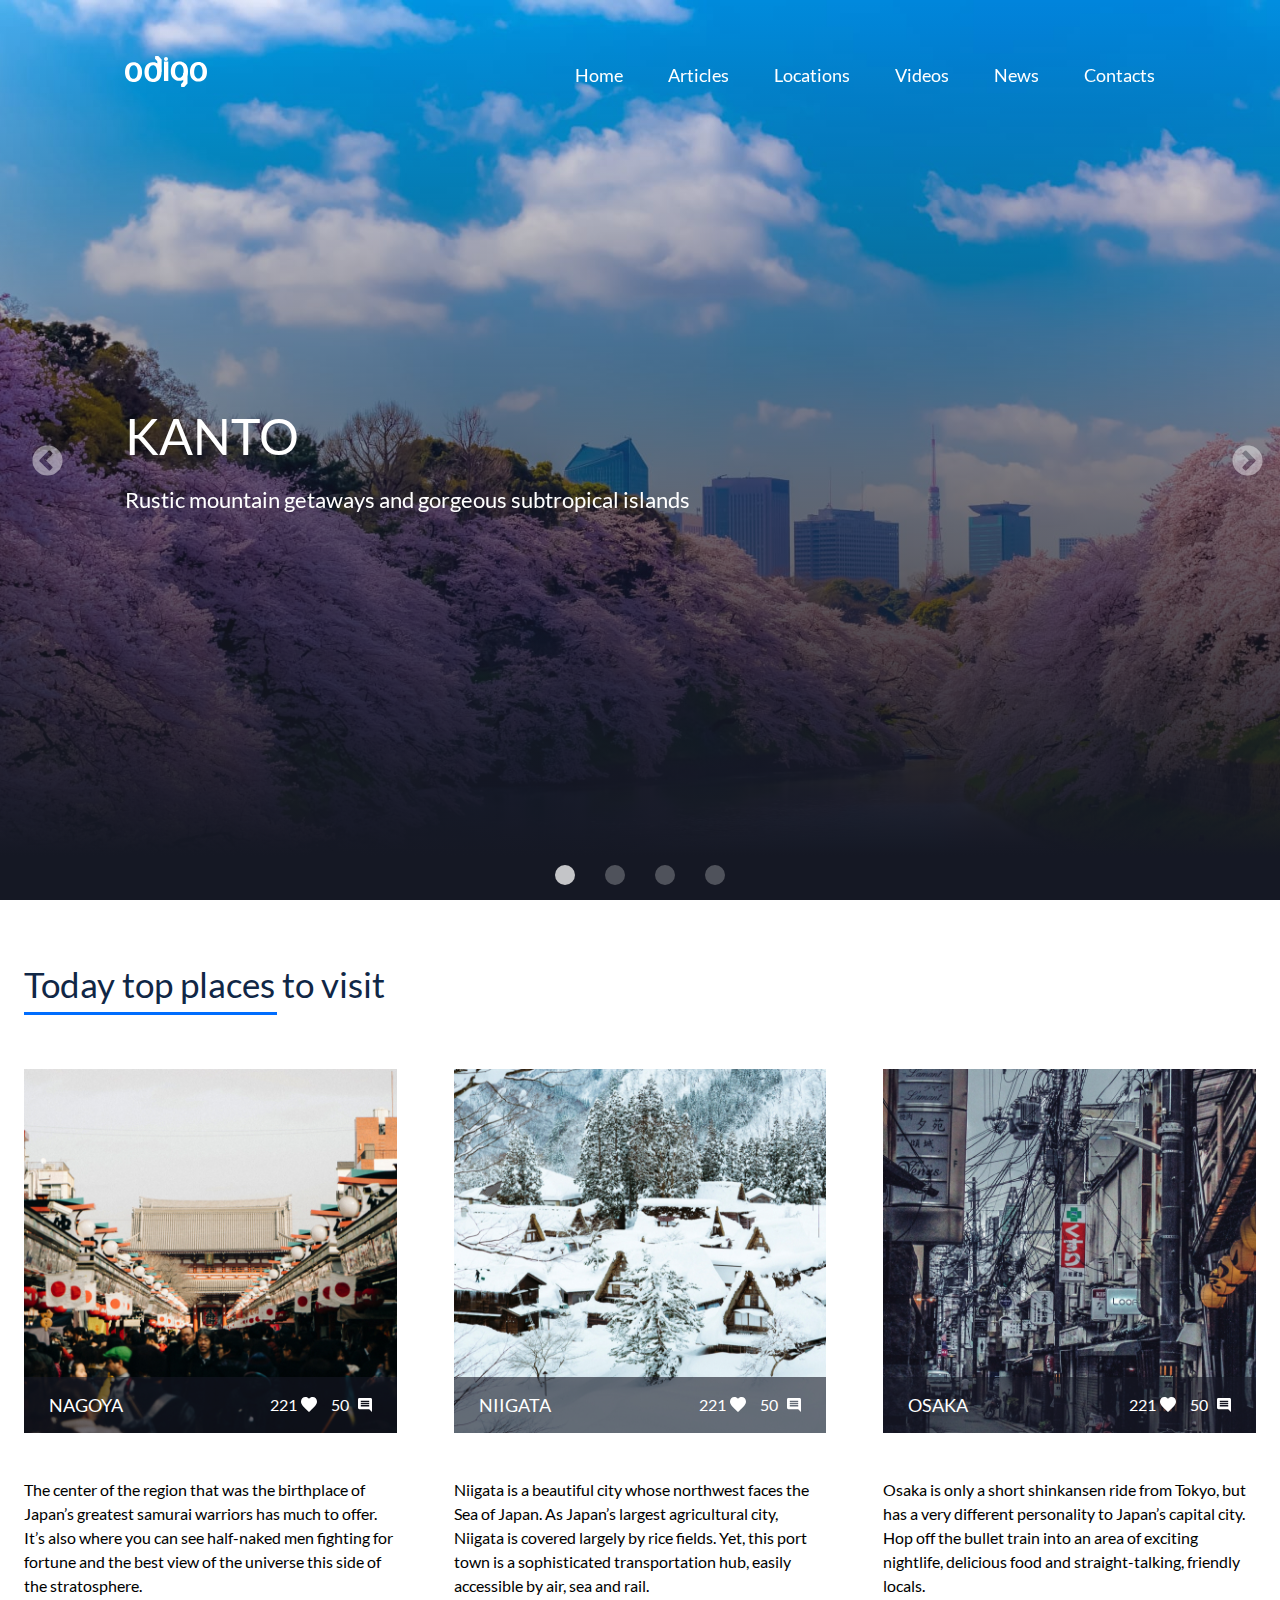
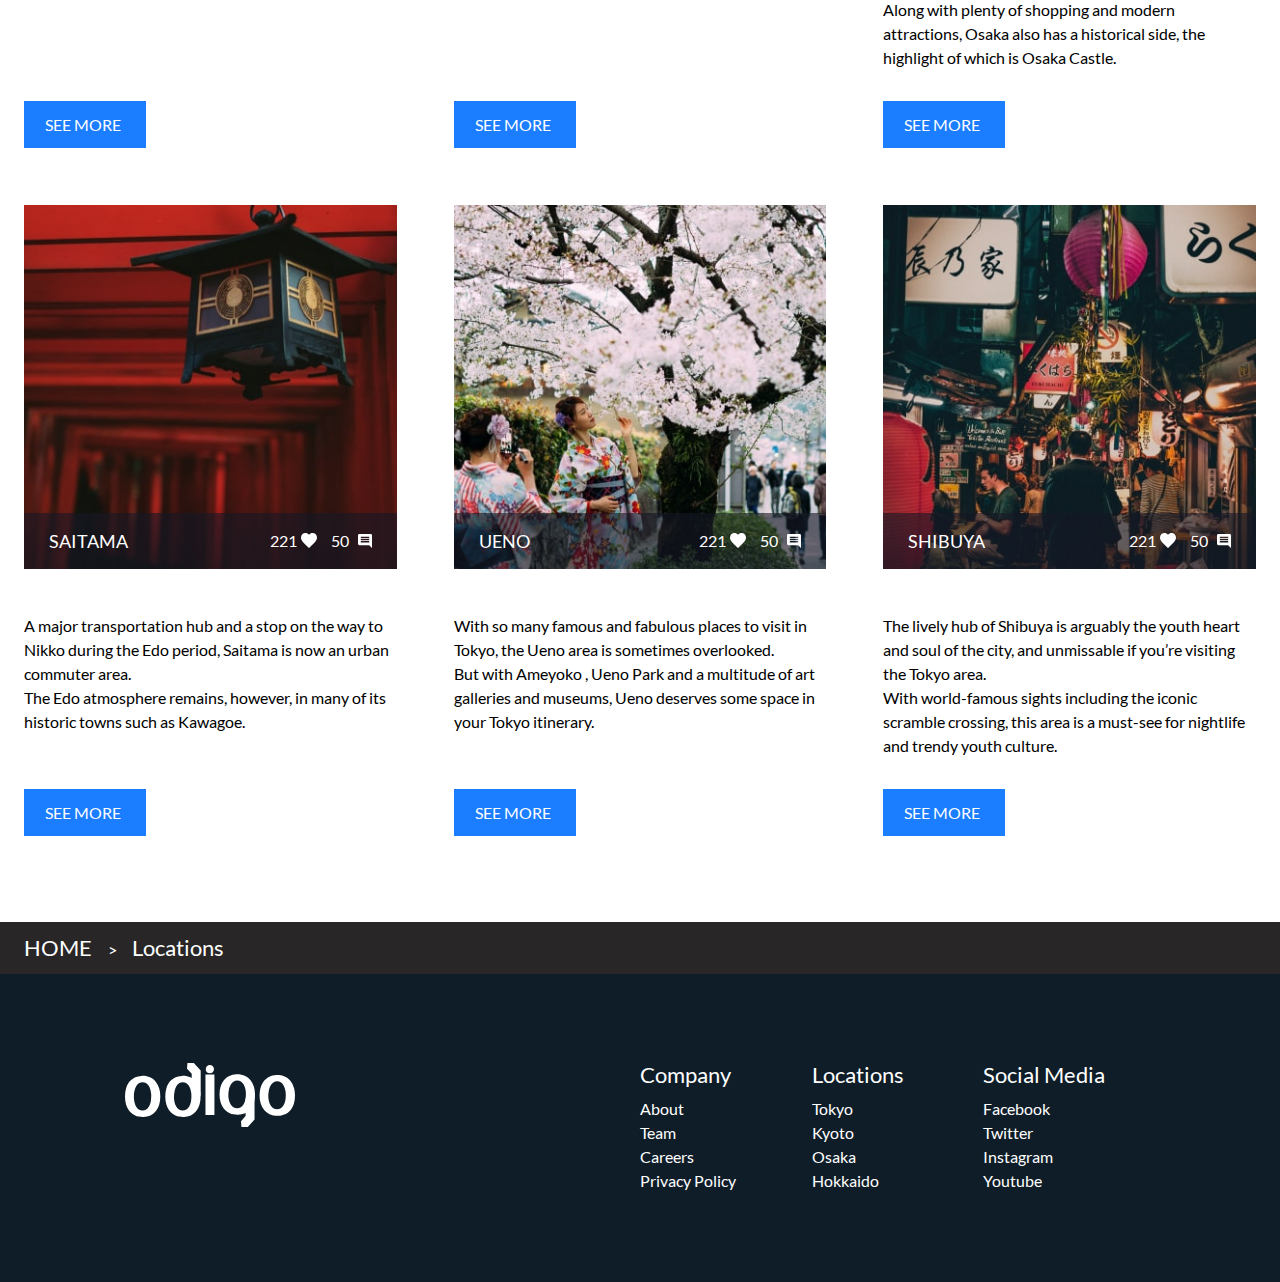
<file: Locations.html>
<!DOCTYPE html>
<html lang="en">
<head>
  <meta charset="UTF-8">
  <meta http-equiv="X-UA-Compatible" content="IE=edge">
  <meta name="viewport" content="width=device-width, initial-scale=1.0">
  <title>Locations | Odigo</title>
  <link rel="stylesheet" type="text/css" href="css/style.css">
  <link rel="icon" type="image/png" sizes="32x32" href="img/PNG/favicon-32x32.png">
  <link rel="stylesheet" type="text/css" href="Libs/slick/slick.css">
  <link rel="stylesheet" type="text/css" href="Libs/slick/slick-theme.css">
  <style>
    .slick-dots{
      bottom: 25px;
    }
    .slick-dots li button:before{
      color: white;
      background: #fff;
      border-radius: 50%;
    }
    .slick-dots li.slick-active button:before{
      color: white;
      background: #fff;
      border-radius: 50%;
    }
    .slick-dots li{
      margin: 0 15px;
    }
    .slick-prev{
      left: 30px;
      color: white;
      z-index: 10;
    }
    .slick-next{
      right: 30px;
      color: white;
    }
    .slick-prev:before, .slick-next:before{
      font-size: 35px;
      opacity: 0.45;
    }
    .intro{
    min-height: 100vh;
    }
  </style>
</head>
<body>
  <header id="header" class="header">
    <div class="wrapper">
      <div class="header__wrapper">
        <div class="header__logo">
          <a href="#popup" title="About us" class="header__logo-link">
            <img src="img/svg/odigo-Logo.svg" alt="Odigo" class="header__logo-pig">
          </a>
       </div>
       <nav class="header__nav">
         <ul class="header__list">
          <li class="header__item">
            <a href="index.html" class="header__link">Home</a>
          </li>
           <li class="header__item">
             <a href="articles.html" class="header__link">Articles</a>
           </li>
           <li class="header__item">
             <a href="Locations.html" class="header__link">Locations</a>
           </li>
           <li class="header__item">
              <a href="index.html#videos" class="header__link">Videos</a>
           </li>
           <li class="header__item">
             <a href="news.html" class="header__link">News</a>
           </li>
           <li class="header__item">
            <a href="contacts.html" class="header__link">Contacts</a>
          </li>
         </ul>
         <div class="header__nav-close">
           <span class="header__nav-close-line"></span>
           <span class="header__nav-close-line"></span>
         </div>
       </nav>
       <div class="header__burger burger">
         <span class="burger__line"></span>
         <span class="burger__line"></span>
         <span class="burger__line"></span>
       </div>
      </div>
    </div>
  </header>
<main class="main">
  <section class="intro-slider">
    <a href="#" class="intro-link">
      <div class="intro intro1">
        <div class="wrapper">
          <h1 class="intro__title">
            Kanto
          </h1>
          <p class="intro__subtitle intro__subtitle-full">
            Rustic mountain getaways and gorgeous subtropical islands
          </p>
         </div>
    </div>
    </a>
    <a href="#" class="intro-link">
      <div class="intro intro2">
        <div class="wrapper">
          <h1 class="intro__title">
            Nikko
          </h1>
          <p class="intro__subtitle intro__subtitle-full">
            Where magnificent architecture, deep history and untouched nature merge
          </p>
         </div>
    </div>
    </a>
    <a href="#" class="intro-link">
      <div class="intro intro3">
        <div class="wrapper">
          <h1 class="intro__title">
            Kyoto
          </h1>
          <p class="intro__subtitle intro__subtitle-full">
            High rise, fast-paced and neon-lit, Tokyo is as futuristic as it is historical

          </p>
         </div>
    </div>
    </a>
    <a href="#" class="intro-link">
      <div class="intro intro4">
        <div class="wrapper">
          <h1 class="intro__title">
            Yamaguchi
          </h1>
          <p class="intro__subtitle intro__subtitle-full">
            Quiet beaches, gorgeous pottery and samurai history
          </p>
         </div>
      </div>
    </a>
  </section>

   <!--locations style start-->

   <section class="top">
    <div class="wrapper-full">
      <h2 class="top__title section-title">
       Today top places to visit
      </h2>
      <div class="top-cards">
        <div class="top__card">
          <div class="top__card-pic">
            <img src="img/top-1.jpg" alt="NAGOYA" title="NAGOYA" class="top_card-thumb">
            <div class="top__card-stats">
              <h3 class="top__card-title">
               NAGOYA
              </h3>
              <div class="top__card-likes">
                <span class="top__card-likes-value">
                  221
                </span>
              </div>
              <div class="top__card-comments">
               <span class="top__card-comments-value">
                 50
               </span>
             </div>
            </div>
          </div>
          <p class="top__card-desk">
            The center of the region that was the birthplace of Japan&rsquo;s greatest samurai warriors has much to offer. It&rsquo;s also where you can see half-naked men fighting for fortune and the best view of the universe this side of the stratosphere.
          </p>
          <a href="#" class="top__card-more button">SEE MORE</a>
        </div>

        <div class="top__card">
         <div class="top__card-pic">
           <img src="img/top-2.jpg" alt="NIIGATA" title="NIIGATA" class="top_card-thumb">
           <div class="top__card-stats">
             <h3 class="top__card-title">
               NIIGATA
             </h3>
             <div class="top__card-likes">
               <span class="top__card-likes-value">
                 221
               </span>
             </div>
             <div class="top__card-comments">
              <span class="top__card-comments-value">
                50
              </span>
            </div>
           </div>
         </div>
         <p class="top__card-desk">
          Niigata is a beautiful city whose northwest faces the Sea of Japan. As Japan&rsquo;s largest agricultural city, Niigata is covered largely by rice fields. Yet, this port town is a sophisticated transportation hub, easily accessible by air, sea and rail.
        </p>
         <a href="#" class="top__card-more button">SEE MORE</a>
       </div>

       <div class="top__card">
         <div class="top__card-pic">
           <img src="img/top-3.jpg" alt="OSAKA" title="OSAKA" class="top_card-thumb">
           <div class="top__card-stats">
             <h3 class="top__card-title">
               OSAKA
             </h3>
             <div class="top__card-likes">
               <span class="top__card-likes-value">
                 221
               </span>
             </div>
             <div class="top__card-comments">
              <span class="top__card-comments-value">
                50
              </span>
            </div>
           </div>
         </div>
         <p class="top__card-desk">
          Osaka is only a short shinkansen ride from Tokyo, but has a very different personality to Japan&rsquo;s capital city. Hop off the bullet train into an area of exciting nightlife, delicious food and straight-talking, friendly locals. <br>Along with plenty of shopping and modern attractions, Osaka also has a historical side, the highlight of which is Osaka Castle.
        </p>
         <a href="#" class="top__card-more button">SEE MORE</a>
       </div>

       <div class="top__card">
         <div class="top__card-pic">
           <img src="img/top-4.jpg" alt="SAITAMA" title="SAITAMA" class="top_card-thumb">
           <div class="top__card-stats">
             <h3 class="top__card-title">
               SAITAMA
             </h3>
             <div class="top__card-likes">
               <span class="top__card-likes-value">
                 221
               </span>
             </div>
             <div class="top__card-comments">
              <span class="top__card-comments-value">
                50
              </span>
            </div>
           </div>
         </div>
         <p class="top__card-desk">
          A major transportation hub and a stop on the way to Nikko during the Edo period, Saitama is now an urban commuter area. <br>
          The Edo atmosphere remains, however, in many of its historic towns such as Kawagoe.
         </p>
         <a href="#" class="top__card-more button">SEE MORE</a>
       </div>

       <div class="top__card">
         <div class="top__card-pic">
           <img src="img/top-5.jpg" alt="UENO" title="UENO" class="top_card-thumb">
           <div class="top__card-stats">
             <h3 class="top__card-title">
               UENO
             </h3>
             <div class="top__card-likes">
               <span class="top__card-likes-value">
                 221
               </span>
             </div>
             <div class="top__card-comments">
              <span class="top__card-comments-value">
                50
              </span>
            </div>
           </div>
         </div>
         <p class="top__card-desk">
          With so many famous and fabulous places to visit in Tokyo, the Ueno area is sometimes overlooked. <br>
          But with Ameyoko , Ueno Park  and a multitude of art galleries and museums, Ueno deserves some space in your Tokyo itinerary.
         </p>
         <a href="#" class="top__card-more button">SEE MORE</a>
       </div>

       <div class="top__card">
         <div class="top__card-pic">
           <img src="img/top-6.jpg" alt="SHIBUYA" title="SHIBUYA" class="top_card-thumb">
           <div class="top__card-stats">
             <h3 class="top__card-title">
               SHIBUYA
             </h3>
             <div class="top__card-likes">
               <span class="top__card-likes-value">
                 221
               </span>
             </div>
             <div class="top__card-comments">
              <span class="top__card-comments-value">
                50
              </span>
            </div>
           </div>
         </div>
         <p class="top__card-desk">
          The lively hub of Shibuya is arguably the youth heart and soul of the city, and unmissable if you&rsquo;re visiting the Tokyo area. <br>
          With world-famous sights including the iconic scramble crossing, this area is a must-see for nightlife and trendy youth culture.
         </p>
         <a href="#" class="top__card-more button">SEE MORE</a>
       </div>

      </div>

    </div>
  </section>
</main>

<!-- breadcrumb-->
<div class="breadcrumb">
  <div class="wrapper-full">
    <ul class="breadcrumb__list">
      <li class="breadcrumbs__item">
        <a href="index.html" class="breadcrumbs__link">
          HOME
        </a>
      </li>
      <li class="breadcrumbs__item">
        <span class="breadcrumbs__link">
          Locations
        </span>
      </li>
    </ul>
  </div>
</div>

<!-- popup-->
<div id="popup" class="popup">
  <div class="popup__body">
    <div class="popup__content">
      <a href="#header" class="popup__close">X</a>
      <h3 class="popup__title">
        About ODIGO
      </h3>
      <h4>
        What is ODIGO ?
      </h4>
      <p>
        Official Name: ODIGO <br>
        Established: 1988 <br>
        Purpose: Committed to the development of international tourism exchanges <br>
        Headquarters: 1-6-4, Yotsuya, Shinjuku-ku, Tokyo 160-0004.
      </p>
      <h4>
        Activities
      </h4>
      <p>
        ODIGO is involved in a broad range of activities both domestically and worldwide, to encourage international tourists from all over the world to visit Japan.
      </p>
      <h4>
        Our activities include
      </h4>
      <p>
        1) Promotion of Japanese tourism <br>
        2) Operation of the Tourist Information Center in Japan for international visitors <br>
        3) Administration of Guide-interpreter examinations <br>
        4) Publication of tourism statistics and market reports <br>
        5) Providing support for international conventions and incentive events
      </p>
    </div>
  </div>
</div>

<!-- footer-->
<footer class="footer">
  <div class="wrapper">
    <div class="footer__item">
      <div class="footer__logo">
        <a href="#" title="Go to home page" class="footer__logo-link">
          <img src="img/svg/odigo-Logo-foot.svg" alt="Odigo">
        </a>
      </div>
      <div class="footer__nav">
        <ul class="footer__menu">
          <li class="footer__menu-item">
            <h3 class="footer__menu-title">Company</h3>
          </li>
          <li class="footer__menu-item">
            <a href="#" class="footer__menu-link">About </a>
          </li>
          <li class="footer__menu-item">
            <a href="#" class="footer__menu-link">Team </a>
          </li>
          <li class="footer__menu-item">
            <a href="#" class="footer__menu-link">Careers </a>
          </li>
          <li class="footer__menu-item">
            <a href="#" class="footer__menu-link">Privacy Policy </a>
          </li>
        </ul>
        <ul class="footer__menu">
          <li class="footer__menu-item">
            <h3 class="footer__menu-title">Locations</h3>
          </li>
          <li class="footer__menu-item">
            <a href="#" class="footer__menu-link">Tokyo</a>
          </li>
          <li class="footer__menu-item">
            <a href="#" class="footer__menu-link">Kyoto</a>
          </li>
          <li class="footer__menu-item">
            <a href="#" class="footer__menu-link">Osaka</a>
          </li>
          <li class="footer__menu-item">
            <a href="#" class="footer__menu-link">Hokkaido</a>
          </li>
        </ul>
        <ul class="footer__menu">
          <li class="footer__menu-item">
            <h3 class="footer__menu-title">Social Media</h3>
          </li>
          <li class="footer__menu-item">
            <a href="#" class="footer__menu-link">Facebook </a>
          </li>
          <li class="footer__menu-item">
            <a href="#" class="footer__menu-link">Twitter </a>
          </li>
          <li class="footer__menu-item">
            <a href="#" class="footer__menu-link">Instagram </a>
          </li>
          <li class="footer__menu-item">
            <a href="#" class="footer__menu-link">Youtube </a>
          </li>
        </ul>
      </div>
    </div>
  </div>
  </footer>
<script src="https://code.jquery.com/jquery-3.6.0.min.js"></script>
<script src="Libs/slick/slick.min.js"></script>
<script src="js/slider_main.js"></script>

</body>
</html>
</file>
<file: css/style.css>
/*
* Prefixed by https://autoprefixer.github.io
* PostCSS: v8.3.6,
* Autoprefixer: v10.3.1
* Browsers: last 4 version
*/

/* http://meyerweb.com/eric/tools/css/reset/
   v2.0-modified | 20110126
   License: none (public domain)
*/

html, body, div, span, applet, object, iframe,
h1, h2, h3, h4, h5, h6, p, blockquote, pre,
a, abbr, acronym, address, big, cite, code,
del, dfn, em, img, ins, kbd, q, s, samp,
small, strike, strong, sub, sup, tt, var,
b, u, i, center,
dl, dt, dd, ol, ul, li,
fieldset, form, label, legend,
table, caption, tbody, tfoot, thead, tr, th, td,
article, aside, canvas, details, embed,
figure, figcaption, footer, header, hgroup,
menu, nav, output, ruby, section, summary,
time, mark, audio, video {
  margin: 0;
	padding: 0;
	border: 0;
	font-size: 100%;
	font: inherit;
	vertical-align: baseline;
}

/* make sure to set some focus styles for accessibility */
:focus {
    outline: 0;
}

/* HTML5 display-role reset for older browsers */
article, aside, details, figcaption, figure,
footer, header, hgroup, menu, nav, section {
	display: block;
}

body {
	line-height: 1;
}

ol, ul {
	list-style: none;
}

blockquote, q {
	quotes: none;
}

blockquote:before, blockquote:after,
q:before, q:after {
	content: '';
	content: none;
}

table {
	border-collapse: collapse;
	border-spacing: 0;
}

input[type=search]::-webkit-search-cancel-button,
input[type=search]::-webkit-search-decoration,
input[type=search]::-webkit-search-results-button,
input[type=search]::-webkit-search-results-decoration {
    -webkit-appearance: none;
    -moz-appearance: none;
}

input[type=search] {
    -webkit-appearance: none;
    -moz-appearance: none;
    -webkit-box-sizing: content-box;
    box-sizing: content-box;
}

textarea {
    overflow: auto;
    vertical-align: top;
    resize: vertical;
}

/**
 * Correct `inline-block` display not defined in IE 6/7/8/9 and Firefox 3.
 */

audio,
canvas,
video {
    display: inline-block;
    *display: inline;
    *zoom: 1;
    max-width: 100%;
}

/**
 * Prevent modern browsers from displaying `audio` without controls.
 * Remove excess height in iOS 5 devices.
 */

audio:not([controls]) {
    display: none;
    height: 0;
}

/**
 * Address styling not present in IE 7/8/9, Firefox 3, and Safari 4.
 * Known issue: no IE 6 support.
 */

[hidden] {
    display: none;
}

/**
 * 1. Correct text resizing oddly in IE 6/7 when body `font-size` is set using
 *    `em` units.
 * 2. Prevent iOS text size adjust after orientation change, without disabling
 *    user zoom.
 */

html {
    font-size: 100%; /* 1 */
    -webkit-text-size-adjust: 100%; /* 2 */
    -ms-text-size-adjust: 100%; /* 2 */
}

/**
 * Address `outline` inconsistency between Chrome and other browsers.
 */

a:focus {
    outline: thin dotted;
}

/**
 * Improve readability when focused and also mouse hovered in all browsers.
 */

a:active,
a:hover {
    outline: 0;
}

/**
 * 1. Remove border when inside `a` element in IE 6/7/8/9 and Firefox 3.
 * 2. Improve image quality when scaled in IE 7.
 */

img {
    border: 0; /* 1 */
    -ms-interpolation-mode: bicubic; /* 2 */
}

/**
 * Address margin not present in IE 6/7/8/9, Safari 5, and Opera 11.
 */

figure {
    margin: 0;
}

/**
 * Correct margin displayed oddly in IE 6/7.
 */

form {
    margin: 0;
}

/**
 * Define consistent border, margin, and padding.
 */

fieldset {
    border: 1px solid #c0c0c0;
    margin: 0 2px;
    padding: 0.35em 0.625em 0.75em;
}

/**
 * 1. Correct color not being inherited in IE 6/7/8/9.
 * 2. Correct text not wrapping in Firefox 3.
 * 3. Correct alignment displayed oddly in IE 6/7.
 */

legend {
    border: 0; /* 1 */
    padding: 0;
    white-space: normal; /* 2 */
    *margin-left: -7px; /* 3 */
}

/**
 * 1. Correct font size not being inherited in all browsers.
 * 2. Address margins set differently in IE 6/7, Firefox 3+, Safari 5,
 *    and Chrome.
 * 3. Improve appearance and consistency in all browsers.
 */

button,
input,
select,
textarea {
    font-size: 100%; /* 1 */
    margin: 0; /* 2 */
    vertical-align: baseline; /* 3 */
    *vertical-align: middle; /* 3 */
}

/**
 * Address Firefox 3+ setting `line-height` on `input` using `!important` in
 * the UA stylesheet.
 */

button,
input {
    line-height: normal;
}

/**
 * Address inconsistent `text-transform` inheritance for `button` and `select`.
 * All other form control elements do not inherit `text-transform` values.
 * Correct `button` style inheritance in Chrome, Safari 5+, and IE 6+.
 * Correct `select` style inheritance in Firefox 4+ and Opera.
 */

button,
select {
    text-transform: none;
}

/**
 * 1. Avoid the WebKit bug in Android 4.0.* where (2) destroys native `audio`
 *    and `video` controls.
 * 2. Correct inability to style clickable `input` types in iOS.
 * 3. Improve usability and consistency of cursor style between image-type
 *    `input` and others.
 * 4. Remove inner spacing in IE 7 without affecting normal text inputs.
 *    Known issue: inner spacing remains in IE 6.
 */

button,
html input[type="button"], /* 1 */
input[type="reset"],
input[type="submit"] {
    -webkit-appearance: button; /* 2 */
    cursor: pointer; /* 3 */
    *overflow: visible;  /* 4 */
}

/**
 * Re-set default cursor for disabled elements.
 */

button[disabled],
html input[disabled] {
    cursor: default;
}

/**
 * 1. Address box sizing set to content-box in IE 8/9.
 * 2. Remove excess padding in IE 8/9.
 * 3. Remove excess padding in IE 7.
 *    Known issue: excess padding remains in IE 6.
 */

input[type="checkbox"],
input[type="radio"] {
    -webkit-box-sizing: border-box;
            box-sizing: border-box; /* 1 */
    padding: 0; /* 2 */
    *height: 13px; /* 3 */
    *width: 13px; /* 3 */
}

/**
 * 1. Address `appearance` set to `searchfield` in Safari 5 and Chrome.
 * 2. Address `box-sizing` set to `border-box` in Safari 5 and Chrome
 *    (include `-moz` to future-proof).
 */

input[type="search"] {
    -webkit-appearance: textfield; /* 1 */
    -webkit-box-sizing: content-box; /* 2 */
    box-sizing: content-box;
}

/**
 * Remove inner padding and search cancel button in Safari 5 and Chrome
 * on OS X.
 */

input[type="search"]::-webkit-search-cancel-button,
input[type="search"]::-webkit-search-decoration {
    -webkit-appearance: none;
}

/**
 * Remove inner padding and border in Firefox 3+.
 */

button::-moz-focus-inner,
input::-moz-focus-inner {
    border: 0;
    padding: 0;
}

/**
 * 1. Remove default vertical scrollbar in IE 6/7/8/9.
 * 2. Improve readability and alignment in all browsers.
 */

textarea {
    overflow: auto; /* 1 */
    vertical-align: top; /* 2 */
}

/**
 * Remove most spacing between table cells.
 */

table {
    border-collapse: collapse;
    border-spacing: 0;
}

html,
button,
input,
select,
textarea {
    color: #222;
}


::-moz-selection {
    background: #b3d4fc;
    text-shadow: none;
}

::selection {
    background: #b3d4fc;
    text-shadow: none;
}

img {
    vertical-align: middle;
}

fieldset {
    border: 0;
    margin: 0;
    padding: 0;
}

textarea {
    resize: vertical;
}

.chromeframe {
    margin: 0.2em 0;
    background: #ccc;
    color: #000;
    padding: 0.2em 0;
}



/* lato-regular - latin */
@font-face {
  font-family: 'Lato';
  font-style: normal;
  font-weight: 400;
  src: url('../fonts/lato-v20-latin-regular.eot'); /* IE9 Compat Modes */
  src: local(''),
       url('../fonts/lato-v20-latin-regular.eot?#iefix') format('embedded-opentype'), /* IE6-IE8 */
       url('../fonts/lato-v20-latin-regular.woff2') format('woff2'), /* Super Modern Browsers */
       url('../fonts/lato-v20-latin-regular.woff') format('woff'), /* Modern Browsers */
       url('../fonts/lato-v20-latin-regular.ttf') format('truetype'), /* Safari, Android, iOS */
       url('../fonts/lato-v20-latin-regular.svg#Lato') format('svg'); /* Legacy iOS */
}
/* lato-700 - latin */
@font-face {
  font-family: 'Lato';
  font-style: normal;
  font-weight: 700;
  src: url('../fonts/lato-v20-latin-700.eot'); /* IE9 Compat Modes */
  src: local(''),
       url('../fonts/lato-v20-latin-700.eot?#iefix') format('embedded-opentype'), /* IE6-IE8 */
       url('../fonts/lato-v20-latin-700.woff2') format('woff2'), /* Super Modern Browsers */
       url('../fonts/lato-v20-latin-700.woff') format('woff'), /* Modern Browsers */
       url('../fonts/lato-v20-latin-700.ttf') format('truetype'), /* Safari, Android, iOS */
       url('../fonts/lato-v20-latin-700.svg#Lato') format('svg'); /* Legacy iOS */
}
/* lato-900 - latin */
@font-face {
  font-family: 'Lato';
  font-style: normal;
  font-weight: 900;
  src: url('../fonts/lato-v20-latin-900.eot'); /* IE9 Compat Modes */
  src: local(''),
       url('../fonts/lato-v20-latin-900.eot?#iefix') format('embedded-opentype'), /* IE6-IE8 */
       url('../fonts/lato-v20-latin-900.woff2') format('woff2'), /* Super Modern Browsers */
       url('../fonts/lato-v20-latin-900.woff') format('woff'), /* Modern Browsers */
       url('../fonts/lato-v20-latin-900.ttf') format('truetype'), /* Safari, Android, iOS */
       url('../fonts/lato-v20-latin-900.svg#Lato') format('svg'); /* Legacy iOS */
}
html{
  -webkit-box-sizing: border-box;
          box-sizing: border-box}
*, *::before, *::after {
-webkit-box-sizing: inherit;
        box-sizing: inherit;
}
body{
  font-family: 'Lato';
  font-style: normal;
  font-weight: 400;
  line-height: 1.2;
  color: #000;
}
img{
  max-width: 100%;
  height: auto;
}
.wrapper{
  max-width: 1060px;
  margin: 0 auto;
  padding: 0 15px;
}
.wrapper-full{
  max-width: 1262px;
  margin: 0 auto;
  padding: 0 15px;
}
.section-title{
  font-weight: 500;
  font-size: 35px;
  line-height: 42px;
  color: #102746;
  position: relative;
  padding-bottom: 10px;
  padding-top: 23px;
}
.section-title::after{
  content: '';
  display: block;
  width: 253px;
  height: 3px;
  background-color: #006DFE;
  position: absolute;
  bottom: 0;
}
.more-cursor{
  font-weight: normal;
  font-size: 16px;
  line-height: 24px;
  padding-right: 60px;
  padding-top: 23px;
  text-decoration: none;
  background: url('../img/svg/arrow-right-icon.svg') no-repeat 90% 83%;
  -webkit-transition: 0.4s all;
  -o-transition: 0.4s all;
  transition: 0.4s all;
}
.more-cursor:hover, .more-cursor:focus{
  opacity: 60%;
  background: url('../img/svg/arrow-right-icon.svg') no-repeat right 83%;
}
.button{
  background: #1B7DFF;
  color: #FFFFFF;
  border: solid 2px #1B7DFF;
}
.button:hover, .button:focus{
  color: #1B7DFF;
  background-color: #ffffff;
  -webkit-animation-name: button-one, button-multy;
          animation-name: button-one, button-multy;
  -webkit-animation-duration: .3s,1.5s;
          animation-duration: .3s,1.5s;
  -webkit-animation-delay: 0s,.3s;
          animation-delay: 0s,.3s;
  -webkit-animation-timing-function: ease-out,ease-in-out;
          animation-timing-function: ease-out,ease-in-out;
  -webkit-animation-iteration-count: 1,infinite;
          animation-iteration-count: 1,infinite;
  -webkit-animation-fill-mode: forwards;
          animation-fill-mode: forwards;
  -webkit-animation-direction: normal,alternate;
          animation-direction: normal,alternate;
}
@-webkit-keyframes button-one {
100% {
  -webkit-transform: translateY(8px);
          transform: translateY(8px);
}
}
@keyframes button-one {
100% {
  -webkit-transform: translateY(8px);
          transform: translateY(8px);
}
}
@-webkit-keyframes button-multy {
  0% {
    -webkit-transform: translateY(8px);
            transform: translateY(8px);
  }
  50% {
    -webkit-transform: translateY(4px);
            transform: translateY(4px);
  }
  100% {
    -webkit-transform: translateY(8px);
            transform: translateY(8px);
  }
  }
@keyframes button-multy {
  0% {
    -webkit-transform: translateY(8px);
            transform: translateY(8px);
  }
  50% {
    -webkit-transform: translateY(4px);
            transform: translateY(4px);
  }
  100% {
    -webkit-transform: translateY(8px);
            transform: translateY(8px);
  }
  }

  /*breadcrumb style start*/
  .breadcrumb{
    background-color: #242222fa;
  }
  .breadcrumbs__item{
    display: inline-block;
    -webkit-box-align: center;
        -ms-flex-align: center;
            align-items: center;
    padding-top: 14px;
    padding-bottom: 14px;
    padding-right: 1.5em;
    position: relative;
  }
  .breadcrumbs__item::after{
    position: relative;
    content: '>';
    left: 0.75em;
    top: 50%;
    color: #FFFFFF;
  }
  .breadcrumbs__item:last-child::after{
    content: none;
  }
  .breadcrumbs__link{
    font-weight: 500;
    font-size: 22px;
    line-height: 24px;
    color: #FFFFFF;
    text-decoration: none;
  }
  .breadcrumbs__link:hover, .breadcrumbs__link:focus, .breadcrumbs__link:active {
    opacity: .75;
  }
  span.breadcrumbs__link:hover, span.breadcrumbs__link:focus, span.breadcrumbs__link:active {
    opacity: 1;
  }

  .popup {
    position: fixed;
    width: 100%;
    height: 100%;
    background-color: rgba(0, 0, 0, 0.7);
    top: 0;
    left: 0;
    z-index:11;
    opacity: 0;
    visibility: hidden;
    overflow-x: hidden;
    overflow-y: auto;
    -webkit-transition: all 0.8s ease;
    -o-transition: all 0.8s ease;
    transition: all 0.8s ease;
  }
  .popup:target{
    visibility: visible;
    opacity: 1;
  }
  .popup:target .popup__content{
    opacity: 1;
    -webkit-transform: translate(0px, 0%);
        -ms-transform: translate(0px, 0%);
            transform: translate(0px, 0%);
  }
  .popup__all{
    position: absolute;
    width: 100%;
    height: 100%;
    top: 0;
    left: 0;
  }
  .popup__body {
    min-height: 100%;
    display: -webkit-box;
    display: -ms-flexbox;
    display: flex;
    -webkit-box-pack: center;
        -ms-flex-pack: center;
            justify-content: center;
    -webkit-box-align: center;
        -ms-flex-align: center;
            align-items: center;
    padding: 30px 10px;
  }
  .popup__content {
    background-color: #fff;
    max-width: 800px;
    padding: 30px;
    position: relative;
    opacity: 0;
    -webkit-transform: translate(0px, -100%);
        -ms-transform: translate(0px, -100%);
            transform: translate(0px, -100%);
    -webkit-transition: all 0.8s ease;
    -o-transition: all 0.8s ease;
    transition: all 0.8s ease;
  }
  /* transform: translate(0px, -100%) perspective(500px) rotateX(45deg); */
  .popup__close {
    position: absolute;
    top: 20px;
    right: 20px;
    font-size: 26px;
    text-decoration: none;
    color: #000;
  }
  .popup__content h3 {
    font-weight: 500;
    font-size: 35px;
    line-height: 42px;
    margin-bottom: 26px;
  }
  .popup__content h4 {
    font-weight: 500;
    font-size: 22px;
    line-height: 150%;
    margin-bottom: 26px;
  }
  .popup__content p {
    font-weight: normal;
    font-size: 16px;
    line-height: 150%;
    margin-bottom: 39px;
  }

/*Header style start*/

.header{
  position: fixed;
  top:0;
  left: 0;
  width: 100%;
  padding-bottom: 20px;
  -webkit-transition: .4s linear;
  -o-transition: .4s linear;
  transition: .4s linear;
  z-index: 10;
}
.header_active{
  background: #0E1D28;
}
.header__logo{
  margin-right: 45px;
}
.header__wrapper {
  display: -webkit-box;
  display: -ms-flexbox;
  display: flex;
  -ms-flex-wrap: wrap;
      flex-wrap: wrap;
  -webkit-box-align: end;
      -ms-flex-align: end;
          align-items: flex-end;
  -webkit-box-pack: justify;
      -ms-flex-pack: justify;
          justify-content: space-between;
  padding-top: 56px;
}
.header__list {
  display: -webkit-box;
  display: -ms-flexbox;
  display: flex;
  -ms-flex-wrap: wrap;
      flex-wrap: wrap;
  }
.header__item {
  margin-right: 45px;
}
.header__item:last-child {
  margin-right: 0px;
}
.header__link {
  display: inline-block;
  font-size: 18px;
  line-height: 24px;
  color: #FFFFFF;
  text-decoration: none;
  -webkit-transition: 0.3s -webkit-transform;
  transition: 0.3s -webkit-transform;
  -o-transition: 0.3s transform;
  transition: 0.3s transform;
  transition: 0.3s transform, 0.3s -webkit-transform;
}
.header__link:hover, .header__link:focus, .header__link:active {
  opacity: .75;
  -webkit-transform: scale(1.2);
      -ms-transform: scale(1.2);
          transform: scale(1.2);
}
.header__burger{
  display: none;
  height: 28px;
  width: 40px;
  }
.burger__line{
  display: block;
  width: 100%;
  height: 2px;
  background-color: #fff;
  margin-bottom: 7px;
  }

/*Header style end*/

/*Intro style start*/
.intro-home{
  padding-top: 263px;
  min-height: 100vh;
  background: -webkit-gradient(linear, left top, left bottom, from(rgba(53, 66, 103, 0.0001)), color-stop(95.04%, #151824)), url('../img/intro3-kyoto.jpeg') no-repeat center;
  background: -o-linear-gradient(top, rgba(53, 66, 103, 0.0001) 0%, #151824 95.04%), url('../img/intro3-kyoto.jpeg') no-repeat center;
  background: linear-gradient(180deg, rgba(53, 66, 103, 0.0001) 0%, #151824 95.04%), url('../img/intro3-kyoto.jpeg') no-repeat center; background-size: cover;
}
.intro{
  padding-top: 406px;
  min-height: 100vh;
  margin-bottom: 10px;
}
.intro1{
  background: -webkit-gradient(linear, left top, left bottom, from(rgba(53, 66, 103, 0.0001)), color-stop(95.04%, #151824)), url('../img/intro1-tokyo.jpeg') no-repeat center;
  background: -o-linear-gradient(top, rgba(53, 66, 103, 0.0001) 0%, #151824 95.04%), url('../img/intro1-tokyo.jpeg') no-repeat center;
  background: linear-gradient(180deg, rgba(53, 66, 103, 0.0001) 0%, #151824 95.04%), url('../img/intro1-tokyo.jpeg') no-repeat center; background-size: cover;
}
.intro2{
  background: -webkit-gradient(linear, left top, left bottom, from(rgba(53, 66, 103, 0.0001)), color-stop(95.04%, #151824)), url('../img/intro2-tochigi.jpeg') no-repeat center;
  background: -o-linear-gradient(top, rgba(53, 66, 103, 0.0001) 0%, #151824 95.04%), url('../img/intro2-tochigi.jpeg') no-repeat center;
  background: linear-gradient(180deg, rgba(53, 66, 103, 0.0001) 0%, #151824 95.04%), url('../img/intro2-tochigi.jpeg') no-repeat center; background-size: cover;
}
.intro3{
  background: -webkit-gradient(linear, left top, left bottom, from(rgba(53, 66, 103, 0.0001)), color-stop(95.04%, #151824)), url('../img/intro3-kyoto.jpeg') no-repeat center;
  background: -o-linear-gradient(top, rgba(53, 66, 103, 0.0001) 0%, #151824 95.04%), url('../img/intro3-kyoto.jpeg') no-repeat center;
  background: linear-gradient(180deg, rgba(53, 66, 103, 0.0001) 0%, #151824 95.04%), url('../img/intro3-kyoto.jpeg') no-repeat center; background-size: cover;
}
.intro4{
  background: -webkit-gradient(linear, left top, left bottom, from(rgba(53, 66, 103, 0.0001)), color-stop(95.04%, #151824)), url('../img/intro4-yamaguchi.jpeg') no-repeat center;
  background: -o-linear-gradient(top, rgba(53, 66, 103, 0.0001) 0%, #151824 95.04%), url('../img/intro4-yamaguchi.jpeg') no-repeat center;
  background: linear-gradient(180deg, rgba(53, 66, 103, 0.0001) 0%, #151824 95.04%), url('../img/intro4-yamaguchi.jpeg') no-repeat center; background-size: cover;
}
.intro5{
  background: -webkit-gradient(linear, left top, left bottom, from(rgba(53, 66, 103, 0.0001)), color-stop(95.04%, #151824)), url('../img/intro3-kyoto.jpeg') no-repeat center;
  background: -o-linear-gradient(top, rgba(53, 66, 103, 0.0001) 0%, #151824 95.04%), url('../img/intro3-kyoto.jpeg') no-repeat center;
  background: linear-gradient(180deg, rgba(53, 66, 103, 0.0001) 0%, #151824 95.04%), url('../img/intro3-kyoto.jpeg') no-repeat center; background-size: cover;
  padding-top: 135px;
  min-height: 0px;
}

/*думал сразу сделать просто смена фона
  animation: intro 50s infinite cubic-bezier(.80, 0, .20, 1);
@keyframes intro{
  0% {background: url('../img/intro-kyoto.jpeg') no-repeat center; background-size: cover;}
  25% {background: url('../img/intro-tochigi3.jpeg') no-repeat center; background-size: cover;}
  50% {background: url('../img/intro-yamaguchi4.jpeg') no-repeat center; background-size: cover;}
  75% {background: url('../img/intro-tokyo5.jpeg') no-repeat center; background-size: cover;}
  100% {background: url('../img/intro-kyoto.jpeg') no-repeat center; background-size: cover;}
}
*/
.intro-link{
  text-decoration: none;
}
.intro__title {
  max-width: 619px;
  font-weight: 500;
  font-size: 50px;
  line-height: 60px;
  color: #FFFFFF;
  margin-bottom: 22px;
  text-transform: uppercase;
}
.intro__subtitle {
  max-width: 546px;
  font-size: 16px;
  line-height: 24px;
  color: #FFFFFF;
  margin-bottom: 59px;
}
.intro-slider .intro__title {
  margin-bottom: 22px;
}
.intro-slider .intro__subtitle {
  max-width: 1300px;
  font-size: 22px;
}
.intro__subtitle-full {
  padding-bottom: 263px;
}
.seach-form__info {
  display: -webkit-box;
  display: -ms-flexbox;
  display: flex;
  -ms-flex-wrap: wrap;
      flex-wrap: wrap;
  margin-bottom: 376px;
}
.seach-form__field {
  width: 297px;
  background: transparent url('../img/svg/Oval.svg') no-repeat left 6px;
  background-size: 20px;
  border: none;
  border-bottom: 2px solid #BFC0C5;
  margin-right: 60px;
  padding-bottom: 22px;
  padding-left: 43px;
  font-weight: 500;
  font-size: 18px;
  line-height: 24px;
  color: #FFFFFF;
}
.seach-form__field::-webkit-input-placeholder{
  font-weight: 500;
  font-size: 18px;
  line-height: 24px;
  color: #FFFFFF;
}
.seach-form__field::-moz-placeholder{
  font-weight: 500;
  font-size: 18px;
  line-height: 24px;
  color: #FFFFFF;
}
.seach-form__field:-ms-input-placeholder{
  font-weight: 500;
  font-size: 18px;
  line-height: 24px;
  color: #FFFFFF;
}
.seach-form__field::-ms-input-placeholder{
  font-weight: 500;
  font-size: 18px;
  line-height: 24px;
  color: #FFFFFF;
}
.seach-form__field::placeholder{
  font-weight: 500;
  font-size: 18px;
  line-height: 24px;
  color: #FFFFFF;
}
.seach-form__submit{
  padding: 15px 39px;
  text-transform: uppercase;
  font-weight: 500;
  font-size: 24px;
  line-height: 29px;
}
/*Intro style end*/

/*Benefits style start*/
.benefits__wrap{
  max-width: 1262px;
  margin: -180px auto 131px;
  background: #FFFFFF;
  -webkit-box-shadow: 0px 2px 20px rgba(21, 24, 36, 0.15993);
          box-shadow: 0px 2px 20px rgba(21, 24, 36, 0.15993);
}
.benefits__title{
  font-weight: 500;
  font-size: 35px;
  line-height: 42px;
  padding: 60px 0px 90px 99px;
}
.benefits__row{
  display: -webkit-box;
  display: -ms-flexbox;
  display: flex;
  -ms-flex-wrap: wrap;
      flex-wrap: wrap;
  margin: 0px 38px;
}
.benefits__card{
padding: 0px 55px;
-webkit-box-flex: 0;
    -ms-flex: 0 1 33.3333%;
        flex: 0 1 33.3333%;
margin-bottom: 112px;
overflow-x: hidden;
}
.benefits__card-pic{
  width: 58px;
  margin-bottom: 37px;
}
.benefits__card-title{
  font-weight: 500;
  font-size: 18px;
  line-height: 24px;
  margin-bottom: 26px;
}
.benefits__card-text{
  font-weight: normal;
  font-size: 16px;
  line-height: 24px;
  margin-bottom: 39px;
}
/*Benefits style end*/

/*Places style start*/
.places{
  margin-bottom: 131px;
}

.places__caption{
  display: -webkit-box;
  display: -ms-flexbox;
  display: flex;
  -ms-flex-wrap: wrap;
      flex-wrap: wrap;
  -webkit-box-align: center;
      -ms-flex-align: center;
          align-items: center;
  -webkit-box-pack: justify;
      -ms-flex-pack: justify;
          justify-content: space-between;
  margin-bottom: 36px;
}
.places-title{
  margin-right: 15px;
}
.places__cards{
  display: -webkit-box;
  display: -ms-flexbox;
  display: flex;
}
.places__card{
  overflow: hidden;
  -webkit-box-align: center;
      -ms-flex-align: center;
          align-items: center;
  -webkit-box-pack: justify;
      -ms-flex-pack: justify;
          justify-content: space-between;
  position: relative;
  margin-right: 10px;
  margin-bottom: 10px;
}
.places__card2{
  -webkit-box-flex: 0;
      -ms-flex: 0 1 50%;
          flex: 0 1 50%;
}
.places__card3{
    -webkit-box-flex: 0;
        -ms-flex: 0 1 33.3333%;
            flex: 0 1 33.3333%;
}

.places__card:last-child{
    margin-right: 0;
}
.places__card-pic{
  -o-object-fit: cover;
     object-fit: cover;
  width: 100%;
  -webkit-transition: 0.4s -webkit-transform;
  transition: 0.4s -webkit-transform;
  -o-transition: 0.4s transform;
  transition: 0.4s transform;
  transition: 0.4s transform, 0.4s -webkit-transform;
}
.places__card-lg{
  height: 354px;
}
.places__card-sm{
  height: 283px;
}
.places__card:hover .places__card-pic{
  -webkit-transform: scale(1.05);
      -ms-transform: scale(1.05);
          transform: scale(1.05);
}
.places__card::after{
  display: block;
  content: '';
  width: 100%;
  height: 100%;
  background-color: rgba(21, 24, 36, 0.4);
  position: absolute;
  top: 0;
  left: 0;
  z-index: 2;
}
.places__card-title{
  position: absolute;
  z-index: 3;
  font-weight: bold;
  font-size: 50px;
  line-height: 60px;
  color: #FFFFFF;
  left: 29px;
  bottom: 27px;
}
.places__card-link {
  position: absolute;
  top: 0;
  left: 0;
  width: 100%;
  height: 100%;
  z-index: 4;
}
 /*Tours style start */

 .tours{
   overflow: hidden;
 }
 .tours__caption{
  display: -webkit-box;
  display: -ms-flexbox;
  display: flex;
  -ms-flex-wrap: wrap;
      flex-wrap: wrap;
  -webkit-box-align: center;
      -ms-flex-align: center;
          align-items: center;
  -webkit-box-pack: justify;
      -ms-flex-pack: justify;
          justify-content: space-between;
  margin-bottom: 36px;
}
.tours-title{
  margin: 15px 15px 15px 0px;
}
.tour__info{
  padding-left: 37px;
}

.tours-tour{
  display: -ms-grid;
  display: grid;
  -ms-grid-columns: 1fr 103px 1fr;
  grid-template-columns: repeat(2, 1fr);
  gap: 0 103px;
  -webkit-box-align: center;
      -ms-flex-align: center;
          align-items: center;
  margin-bottom: 77px;
}
.tour__title {
  font-weight: 500;
  font-size: 30px;
  line-height: 40px;
  margin-bottom: 85px;
}
.tour__desc {
  font-size: 16px;
  line-height: 24px;
  margin-bottom: 58px;
}


/*Top style start*/

.top{
  margin-bottom: 86px;
}
.top__title{
  margin-bottom: 54px;
}
.top-cards{
  display: -ms-grid;
  display: grid;
  -ms-grid-columns: 1fr 57px 1fr 57px 1fr 57px 1fr 57px 1fr 57px 1fr;
  grid-template-columns: repeat(6, 1fr);
  gap: 57px;
}
.top__card{
  -ms-grid-column-span: 2;
  grid-column: span 2;
  display: -webkit-box;
  display: -ms-flexbox;
  display: flex;
  -webkit-box-orient: vertical;
  -webkit-box-direction: normal;
      -ms-flex-direction: column;
          flex-direction: column;
}
.top__card-pic{
  position: relative;
  margin-bottom: 45px;
}
.top__card-stats{
  display: -webkit-box;
  display: -ms-flexbox;
  display: flex;
  -ms-flex-wrap: wrap;
      flex-wrap: wrap;
  -webkit-box-align: center;
      -ms-flex-align: center;
          align-items: center;
  -webkit-box-pack: end;
      -ms-flex-pack: end;
          justify-content: flex-end;
  position: absolute;
  bottom: 0;
  left: 0;
  padding: 16px 25px;
  width: 100%;
  background: rgba(21, 24, 36, 0.6);
}
.top__card-title{
  font-weight: 500;
  font-size: 18px;
  line-height: 24px;
  color: #FFFFFF;
  margin: 0 auto 0 0;

}
.top__card-likes{
  font-weight: 500;
  font-size: 16px;
  line-height: 24px;
  color: #FFFFFF;
  padding-right: 20px;
  background: url('../img/svg/heart-icon.svg') no-repeat center right;
  margin-right: 14px;
}
.top__card-comments{
  font-weight: 500;
  font-size: 16px;
  line-height: 24px;
  color: #FFFFFF;
  padding-right: 23px;
  background: url('../img/svg/comments-icon.svg') no-repeat center right;
}
.top__card-desk{
  margin-bottom: 31px;
  font-size: 16px;
  line-height: 24px;
}
.top__card-more{
  width: 122px;
  padding: 12px 19px;
  font-size: 16px;
  line-height: 19px;
  text-decoration: none;
  margin: auto 0 0 0;
}

/*Videos style start*/

.videos{
  width: 100%;
}
.videos__wrapper{
  max-width: 1232px;
  margin: 0 auto;
  position: relative;
}
.videos_item{
  padding-top: 56.25%;
}
.videos_elevent{
position: absolute;
top: 0;
left: 0;
width: 100%;
height: 100%;
}

/*News style start */

.news__title{
  margin-top: 15px;
  margin-bottom: 51px;
}
.news__cards {
  display: -webkit-box;
  display: -ms-flexbox;
  display: flex;
  -ms-flex-wrap: wrap;
      flex-wrap: wrap;
  margin: 0 -10px 59px;
}
.news__cards-link{
  padding: 0px 10px;
  -webkit-box-flex: 0;
      -ms-flex: 0 1 20%;
          flex: 0 1 20%;
  text-decoration: none;
  color: #000;
}
.news__card-pic{
  -webkit-transition: 0.4s -webkit-transform;
  transition: 0.4s -webkit-transform;
  -o-transition: 0.4s transform;
  transition: 0.4s transform;
  transition: 0.4s transform, 0.4s -webkit-transform;
  overflow: hidden;
  margin-bottom: 10px;
  position: relative;
  padding-top: 56.25%;
}
.news_card-thumb{
  position: absolute;
  width: 100%;
  height: auto;
  top: 50%;
  left: 50%;
  -webkit-transform: translate(-50%, -50%);
      -ms-transform: translate(-50%, -50%);
          transform: translate(-50%, -50%);
  }
.news__cards-link:hover .news__card-pic{
  -webkit-transform: scale(1.05);
      -ms-transform: scale(1.05);
          transform: scale(1.05);
}
.news__cards-link:hover .news__card__title, .news__cards-link:hover .news__card__info{
  opacity: 60%;
}
.news__card__title {
 font-weight: 500;
 font-size: 24px;
 line-height: 120%;
 margin-bottom: 8px;
}
.news__card__info {
  font-size: 16px;
  line-height: 24px;
  margin-bottom: 8px;
}
.news__card__date {
  font-size: 16px;
  line-height: 24px;
  margin-bottom: 40px;
}

.news__card__date::before{
  display: inline-block;
  padding-right: 8px;
  content: url('[data-uri]');
  -webkit-transform: translateY(24%);
      -ms-transform: translateY(24%);
          transform: translateY(24%);
}

/*contact style start*/

.contacts-title{
  margin-bottom: 25px;
}
.contacts-wrapper{
  display: -webkit-box;
  display: -ms-flexbox;
  display: flex;
  -webkit-box-pack: justify;
      -ms-flex-pack: justify;
          justify-content: space-between;
  margin-bottom: 5px;
}
.questions {
  -webkit-box-flex: 0;
      -ms-flex: 0 1 50%;
          flex: 0 1 50%;
  display: -webkit-inline-box;
  display: -ms-inline-flexbox;
  display: inline-flex;
  -webkit-box-orient: vertical;
  -webkit-box-direction: normal;
      -ms-flex-direction: column;
          flex-direction: column;
  -webkit-box-pack: justify;
      -ms-flex-pack: justify;
          justify-content: space-between;
}
.questions-form__text {
  width: 50%;
  display: block;
  padding: 12px 0px 14px 14px;
  margin-bottom: 20px;
  border-radius: 4px;
  color: gray;
  border: 1px gray solid;
  font-size: 20px;
  font-weight: 400;
  font-family: 'Lato';
  font-style: normal;
}
.questions-form__textarea {
  font-size: 20px;
  font-weight: 400;
  font-family: 'Lato';
  font-style: normal;
  width: 100%;
  display: block;
  padding: 12px 0px 80px 14px;
  margin-bottom: 20px;
  border-radius: 4px;
  color: gray;
  border: 1px gray solid;
}
.buttons {
  margin-bottom: 30px;
}
.questions__button {
  padding: 8px 39px;
  text-transform: uppercase;
  font-weight: 400;
  font-size: 22px;
  line-height: 29px;
  border-radius: 4px;
  margin-right: 10px;
  margin-bottom: 0px;
}
.input.error {
  border-color: red;
}
.contact__title {
  font-weight: 500;
  font-size: 26px;
  line-height: 150%;
  color: #102746;
  padding-bottom: 10px;
}
.contact {
  -webkit-box-flex: 0;
      -ms-flex: 0 1 50%;
          flex: 0 1 50%;
  padding-right: 100px;
}
.contact__list {
  margin-bottom: 30px;
}
.contact__item {
  margin-bottom: 27px;
  padding-left: 36px;
  position: relative;
}
.contact__item:last-child {
  margin-bottom: 0px;
}
.contact__item::before {
  position: absolute;
  left: 0;
  top: 4%;
  color: #006DFE;
  font-size: 22px;
}
.contact__item-mail::before {
  content: '\2709';
  font-size: 24px;
  font-weight: 700;
}
.contact__item-tel::before {
  content: '\260E';
}
.contact__item-address::before {
  content: '\1F30D';
}
.contact__item-list {
  font-weight: 700;
  font-size: 22px;
  line-height: 150%;
  color: #102746;
  padding-bottom: 5px;
  color: gray;
}
.contact__item-link {
  font-weight: 500;
  font-size: 24px;
  line-height: 150%;
  color: #102746;
}
.contact__item-link:hover {
  -webkit-box-shadow: 0px 80px 80px -20px rgb(11 125 219 / 16%), 0px 30px 24px -10px rgb(36 95 143 / 10%), 0px 12px 10px -6px rgb(36 95 143 / 8%), 0px 4px 4px -4px rgb(7 139 247 / 5%);
          box-shadow: 0px 80px 80px -20px rgb(11 125 219 / 16%), 0px 30px 24px -10px rgb(36 95 143 / 10%), 0px 12px 10px -6px rgb(36 95 143 / 8%), 0px 4px 4px -4px rgb(7 139 247 / 5%);
}
.questions__follow-list{
  margin-bottom: 40px;
}
.contact iframe{
  margin-bottom: 40px;
  width: 100%;
  height: 300px;
}
.follow-link {
  background-image: url('../img/PNG/sprites.png');
  background-repeat: no-repeat;
  height: 40px;
  width: 40.82px;
  display: inline-block;
  margin-right: 5px;
  -webkit-transition: all 0.3s ease-out;
  -o-transition: all 0.3s ease-out;
  transition: all 0.3s ease-out;
}
.follow-facebook{
  background-position: left top;
}
.follow-twitter{
  background-position: -40.82px top;
}
.follow-youtube{
  background-position: -81.64px top;
}
.follow-instagram{
  background-position: -121px top;
}
.follow-linkedin{
  background-position: -161px top;
}
.follow-tumblr{
  background-position: -202px top;
}
.follow-google{
  background-position: -244px top;
}
.follow-link:hover {
  background-position-y: bottom;
}


/*footer style start*/
.footer{
  background: #0E1D28;
  padding: 89px 0;
}
.footer__item{
  display: -webkit-box;
  display: -ms-flexbox;
  display: flex;
  -ms-flex-wrap: wrap;
      flex-wrap: wrap;
}
.footer__logo{
  -webkit-box-flex: 0;
      -ms-flex: 0 1 50%;
          flex: 0 1 50%;
}
.footer__nav{
display: -webkit-box;
display: -ms-flexbox;
display: flex;
-webkit-box-flex: 0;
    -ms-flex: 0 1 50%;
        flex: 0 1 50%;
}
.footer__menu{
  -webkit-box-flex: 0;
      -ms-flex: 0 1 33.3333%;
          flex: 0 1 33.3333%;
  -webkit-box-pack: justify;
      -ms-flex-pack: justify;
          justify-content: space-between;
  padding-right: 20px;
}
.footer__menu:last-child{
  padding-right: 0px;
}
.footer__menu-title{
  font-weight: 500;
  font-size: 22px;
  line-height: 24px;
  color: #FFFFFF;
  margin-bottom: 10px;
}
.footer__menu-link{
  font-weight: 400;
  font-size: 16px;
  line-height: 24px;
  color: #FFFFFF;
  text-decoration: none;
}
.footer__menu-link:hover, .footer__menu-link:active, .footer__menu-link:focus{
  opacity: .65;
}
@media screen and (max-width: 1199px) {
.intro-slider .intro__title {
  padding-left: 60px;
  padding-right: 60px;
}
.intro-slider .intro__subtitle {
  padding-left: 60px;
  padding-right: 60px;
}
}
@media screen and (max-width: 991px) {
  .seach-form__field{
    margin-bottom: 20px;
  }
  .seach-form__submit{
    margin-bottom: 20px;
  }
  .benefits__card{
    padding: 0 15px;
    margin-bottom: 30px;
  }
  .benefits__title{
    padding: 55px 20px;
  }
  .benefits__wrap{
    -webkit-box-shadow: none;
            box-shadow: none;
    margin-bottom: 55px;
  }
  .places__cards{
    -webkit-box-orient: vertical;
    -webkit-box-direction: normal;
        -ms-flex-direction: column;
            flex-direction: column;
  }

  .places__card{
    -webkit-box-flex: 0;
        -ms-flex: 0 1 100%;
            flex: 0 1 100%;
    margin-right: 0px;
  }
  .places__card-sm{
    height: 354px;
  }
  .tours-tour{
    -webkit-column-gap: 35px;
       -moz-column-gap: 35px;
            column-gap: 35px;
  }
  .tour__info{
    padding: 0;
    margin-bottom: 10px;
  }
  .tour__title{
    margin-bottom: 15px;
  }
  .tour__desc{
    margin-bottom: 15px;
  }
  .top-cards{
    gap: 55px 25px;
  }
  .top__card{
    -ms-grid-column-span: 3;
    grid-column: span 3;
  }
  .top__card-pic{
    margin-bottom: 25px;
  }
  .top_card-thumb{
    width: 100%;
  }
  .top__card-desk{
    margin-bottom: 25px;
  }
  .news__cards-link{
    -webkit-box-flex: 0;
        -ms-flex: 0 1 50%;
            flex: 0 1 50%;
  }
  .contact {
    padding-right: 50px;
  }
  .footer{
    padding: 60px 0px;
  }
}

@media screen and (max-width: 767px) {

  .section-title::after{
    width: 80px;
  }
  .breadcrumb{
    display: none;
  }

  .header__burger{
    display: block;
  }
  .header__nav{
    position: fixed;
    width: 100%;
    height: 100%;
    top: 0;
    left: 0;
    background-color: #000;
    z-index: 10;
    padding-top: 75px;
    padding-left: 20px;
    -webkit-transform: translateX(100%);
        -ms-transform: translateX(100%);
            transform: translateX(100%);
    -webkit-transition: .2s all linear;
    -o-transition: .2s all linear;
    transition: .2s all linear;
  }
  .header__nav_active{
    -webkit-transform: translateX(0);
        -ms-transform: translateX(0);
            transform: translateX(0);
  }
  .header__wrapper{
    padding-top: 36px;
  }
  .header__item{
    width: 100%;
    margin-right: 0;
    margin-bottom: 30px;
  }
  .header__item:last-child{
    margin-bottom: 0px;
  }
  .header__link{
    font-size: 42px;
    line-height: 48px;
  }
  .header__nav-close{
    width: 40px;
    height: 40px;
    position: absolute;
    top: 20px;
    right: 20px;
  }
  .header__nav-close-line{
    display: block;
    height: 2px;
    width: 100%;
    background-color: #fff;
    position: absolute;
    top: 50%;
  }
  .header__nav-close-line:first-child{
    -webkit-transform: translateY(-50%) rotate(-45deg);
        -ms-transform: translateY(-50%) rotate(-45deg);
            transform: translateY(-50%) rotate(-45deg);
  }
  .header__nav-close-line:last-child{
    -webkit-transform: translateY(-50%) rotate(45deg);
        -ms-transform: translateY(-50%) rotate(45deg);
            transform: translateY(-50%) rotate(45deg);
  }
  .intro{
    padding-top: 40vh;
  }
  .intro5{
    padding-top: 135px;
  }
  .intro-home{
    padding-top: 180px;
  }
  .intro__title{
    font-size: 32px;
    line-height: 48px;
  }

  .intro__subtitle{
    font-size: 14px;
    margin-bottom: 30px;
  }

  .intro-slider .intro__title, .intro-slider .intro__subtitle {
    padding-left: 0px;
    padding-right: 0px;
  }
  .intro__subtitle-full {
    padding-bottom: 110px;
  }
  .seach-form__field{
    margin-right: 30px;
    padding-bottom: 12px;
    background: transparent url(../img/svg/Oval.svg) no-repeat left 3px;
  }
  .seach-form__field::-webkit-input-placeholder{
    font-size: 16px;
  }
  .seach-form__field::-moz-placeholder{
    font-size: 16px;
  }
  .seach-form__field:-ms-input-placeholder{
    font-size: 16px;
  }
  .seach-form__field::-ms-input-placeholder{
    font-size: 16px;
  }
  .seach-form__field::placeholder{
    font-size: 16px;
  }
  .seach-form__info{
    margin-bottom: 220px;
  }
  .seach-form__submit{
    width: 297px;
    padding: 10px 30px;
    font-weight: 500;
    font-size: 20px;
  }
  .benefits{
    margin-bottom: 28px;
  }
  .benefits__wrap{
    margin-bottom: 35px;
  }
  .benefits__row{
    -webkit-box-orient: vertical;
    -webkit-box-direction: normal;
        -ms-flex-direction: column;
            flex-direction: column;
    margin: 0;
  }
  .benefits__title{
    padding: 45px 20px 30px;
  }
  .benefits__card{
      margin-bottom: 35px;
  }

  .benefits__card-pic{
    margin-bottom: 20px;
  }
  .benefits__card-title{
    margin-bottom: 20px;
  }
  .benefits__card-text{
    margin-bottom: 20px;
  }
  .places{
    margin-bottom: 55px;
  }
  .places__card-pic{
    height: 215px;
  }
  .places__card-title{
    font-size: 40px;
  }
  .tours{
    margin-bottom: 10px;
  }
  .tours-tour{
    margin-bottom: 50px;
  }
  .tour__pic, .tour__info{
    -ms-grid-column-span: 2;
    grid-column: span 2;
  }
  .tour__thumb{
    -o-object-fit: cover;
       object-fit: cover;
    width: 100%;
  }
  .tour__info-first{
    -ms-grid-row: -1;
        grid-row: -1;
        grid-row-start: -1;
  }
  .top__card{
    -ms-grid-column-span: 6;
    grid-column: span 6;
  }
  .top_card-thumb{
    -o-object-fit: cover;
       object-fit: cover;
    width: 100%;
    max-height: 500px;
  }
  .top__card-desk{
    margin-bottom: 20px;
  }
  .top{
    margin-bottom: 55px;
  }
  .news__cards-link{
    -webkit-box-flex: 0;
        -ms-flex: 0 1 100%;
            flex: 0 1 100%;
  }
  .news__cards{
    margin-bottom: 0px;
  }
  .contacts-wrapper{
    -webkit-box-orient: vertical;
    -webkit-box-direction: normal;
        -ms-flex-direction: column;
            flex-direction: column;
  }
  .contact{
    padding-right: 0px;
  }
  .footer__logo{
    width: 100%;
    margin-bottom: 15px;
  }
  .footer__logo, .footer__nav{
    -webkit-box-flex: 0;
        -ms-flex: 0 1 100%;
            flex: 0 1 100%;
  }
}

@media screen and (max-width:479px) {
  .header__nav{
    padding: 75px 30px;
  }
  .seach-form__submit{
    width: 100%;
  }
  .seach-form__field {
    width: 257px;
    margin-right: 15px;
  }
}
</file>
